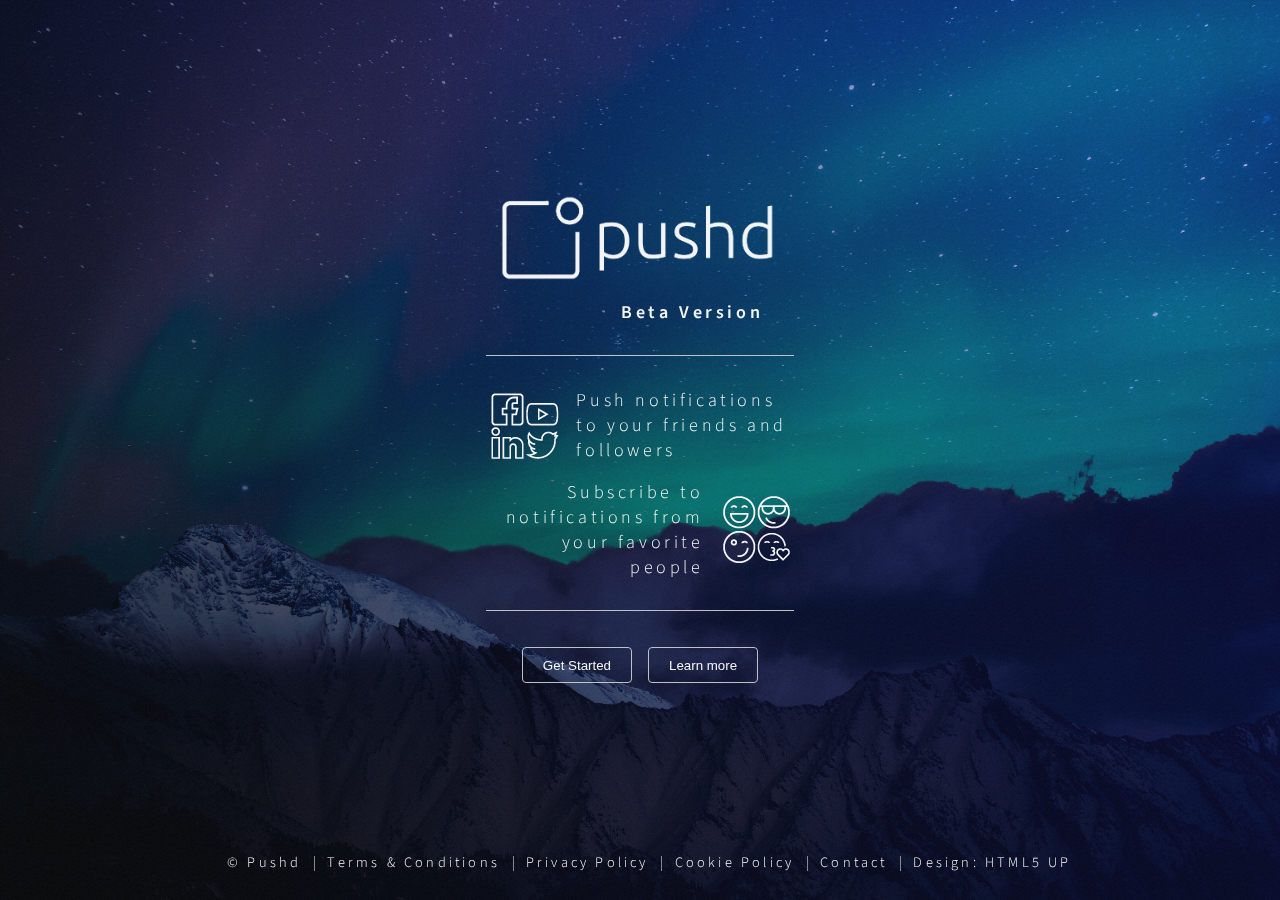
<file: index.html>
<!DOCTYPE HTML>
<!--
	Identity by HTML5 UP
	html5up.net | @ajlkn
	Free for personal and commercial use under the CCA 3.0 license (html5up.net/license)
-->
<html>
	<head>
        <!-- Global site tag (gtag.js) - Google Analytics -->
        <script async src="https://www.googletagmanager.com/gtag/js?id=UA-156020005-1"></script>
        <script>
          window.dataLayer = window.dataLayer || [];
          function gtag(){dataLayer.push(arguments);}
          gtag('js', new Date());

          gtag('config', 'UA-156020005-1');
        </script>

		<title>pushd</title>
		<meta charset="utf-8" />
		<meta name="viewport" content="width=device-width, initial-scale=1, user-scalable=no" />
		<link rel="stylesheet" href="assets/css/landing.css" />
        <link rel="icon" type="image/png" href="images/favicon.png" sizes="32x32">
		<noscript><link rel="stylesheet" href="assets/css/noscript.css" /></noscript>
        
        <style>
            p {
                font-family: "Source Sans Pro", Helvetica, sans-serif;
                font-weight: 300;
                letter-spacing: 0.2em;
                color: white;
                font-size: large;
            }
            footer, button {
                color: white!important;
            }
            button:hover {
                border-color: white!important;
                color: white!important;
            }
            a:hover {
                color: white!important;
            }
        </style>
        <!-- Facebook Pixel Code -->
        <script>
          !function(f,b,e,v,n,t,s)
          {if(f.fbq)return;n=f.fbq=function(){n.callMethod?
          n.callMethod.apply(n,arguments):n.queue.push(arguments)};
          if(!f._fbq)f._fbq=n;n.push=n;n.loaded=!0;n.version='2.0';
          n.queue=[];t=b.createElement(e);t.async=!0;
          t.src=v;s=b.getElementsByTagName(e)[0];
          s.parentNode.insertBefore(t,s)}(window, document,'script',
          'https://connect.facebook.net/en_US/fbevents.js');
          fbq('init', '1273450106174621');
          fbq('track', 'PageView');
        </script>
        <noscript><img height="1" width="1" style="display:none"
          src="https://www.facebook.com/tr?id=1273450106174621&ev=PageView&noscript=1"
        /></noscript>
        <!-- End Facebook Pixel Code -->
	</head>
	<body class="is-preload">

		<!-- Wrapper -->
			<div id="wrapper">

				<!-- Main -->
					<section id="main" style="background: transparent;  min-width: 40vh;">
						<header>
							<span><img src="images/pushd_white_no_caption_2.0.png" alt="" style="width: 100%;"/></span>
						</header>
                        <p style="text-align: right; padding-right: 10%; margin-bottom: 0px; font-weight: 600">Beta Version</p>
                        <hr style="margin-top: 10%; margin-bottom: 10%">
                        <div style="display: flex; text-align: left;">
                            <img src="images/landing_icons_media_white.png" alt="" style="min-width: 75px; max-width: 75px; min-height: 75px; max-height: 75px; margin-right: 5%; margin-top: auto; margin-bottom: auto;"/>
                            <p style="margin: auto;">Push notifications to your friends and followers</p>
                        </div>
                        <br>
                        <div style="display: flex; text-align: right;">
                            <p style="margin: auto;">Subscribe to notifications from your favorite people</p>
                            <img src="images/landing_icons_emoticons_white.png" alt="" style="min-width: 75px; max-width: 75px; min-height: 75px; max-height: 75px; margin-left: 5%; margin-top: auto; margin-bottom: auto;"/>
                        </div>
                        <hr style="margin-top: 10%; margin-bottom: 10%">
						<footer>
							<button onclick="window.location.href = '/login.html'" style="margin: 5px;">Get Started</button>
                            <!--<button onclick="" style="margin: 5px;">Trending</button>-->
                            <button onclick="window.location.href = '/learn.html'" style="margin: 5px;">Learn more</button>
						</footer>
					</section>

				<!-- Footer -->
					<footer id="footer">
						<ul class="copyright">
							<li>&copy; Pushd</li>
                            <li><a href="/terms.html" target="_blank">Terms &amp; Conditions</a></li>
                            <li><a href="/privacy.html" target="_blank">Privacy Policy</a></li>
                            <li><a href="/cookies.html" target="_blank">Cookie Policy</a></li>
                            <li><a href="/contact.html">Contact</a></li>
                            <li>Design: <a href="http://html5up.net" target="_blank">HTML5 UP</a></li>
						</ul>
					</footer>

			</div>

		<!-- Scripts -->
        <script
          src="https://code.jquery.com/jquery-3.4.1.min.js"
          integrity="sha256-CSXorXvZcTkaix6Yvo6HppcZGetbYMGWSFlBw8HfCJo="
          crossorigin="anonymous"></script>
        <script>
            if ('addEventListener' in window) {
                window.addEventListener('load', function() { document.body.className = document.body.className.replace(/\bis-preload\b/, ''); });
                document.body.className += (navigator.userAgent.match(/(MSIE|rv:11\.0)/) ? ' is-ie' : '');
            }
        </script>
        
        <!-- Cookie Consent by https://www.PrivacyPolicies.com -->
        <script type="text/javascript" src="//www.privacypolicies.com/public/cookie-consent/3.0.0/cookie-consent.js"></script>
        <script type="text/javascript">
        document.addEventListener('DOMContentLoaded', function () {
        cookieconsent.run({"notice_banner_type":"headline","consent_type":"express","palette":"dark","language":"en","website_name":"pushdapp","change_preferences_selector":"#changePreferences","cookies_policy_url":"https://pushdapp.com/cookies.html"});
        });
        </script>

        <!-- Firebase -->
        <script type="text/plain" cookie-consent="strictly-necessary" src="https://www.gstatic.com/firebasejs/7.5.0/firebase-app.js"></script>
        <script type="text/plain" cookie-consent="strictly-necessary" src="https://www.gstatic.com/firebasejs/7.5.0/firebase-auth.js"></script>
        <!-- end of Firebase-->

        <!-- WebPush -->
        <script type="text/plain" cookie-consent="strictly-necessary" src="assets/js/test.js"></script>
        <!-- end of WebPush-->

        <noscript><a href="https://www.PrivacyPolicies.com/cookie-consent/">Cookie Consent by Privacy Policies Generator</a></noscript>
        <!-- End Cookie Consent -->

	</body>
</html>
</file>
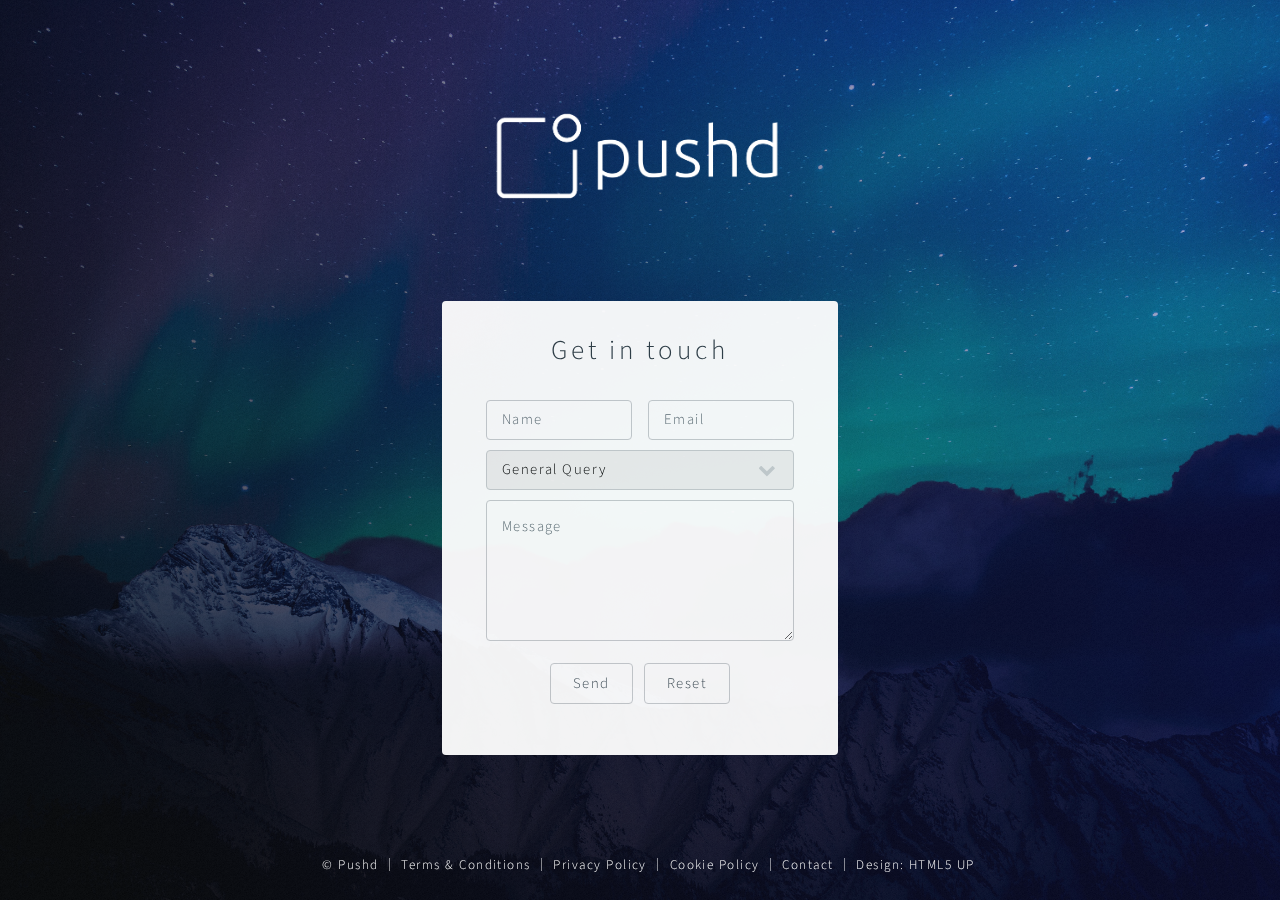
<file: contact.html>
<!DOCTYPE HTML>
<!--
	Identity by HTML5 UP
	html5up.net | @ajlkn
	Free for personal and commercial use under the CCA 3.0 license (html5up.net/license)
-->
<html>
	<head>
		<title>pushd</title>
		<meta charset="utf-8" />
		<meta name="viewport" content="width=device-width, initial-scale=1, user-scalable=no" />
		<link rel="stylesheet" href="assets/css/main.css" />
        <link rel="icon" type="image/png" href="images/favicon.png" sizes="32x32">
		<noscript><link rel="stylesheet" href="assets/css/noscript.css" /></noscript>
        
        <style>
            footer, button {
                color: white!important;
            }
            button:hover {
                border-color: white!important;
                color: white!important;
            }
            a:hover {
                color: white!important;
            }
        </style>
	</head>
	<body class="is-preload">

		<!-- Wrapper -->
			<div id="wrapper">
                <span><img src="images/pushd_white_no_caption_2.0.png" alt="" style="width: 25vw; cursor: pointer;" onclick="window.location.replace('index.html')"/></span>
                <section id="main" style="background: white; text-align: center;">
                    <h1>Get in touch</h1>
                    <br>
                    <form action="https://formspree.io/fraserkieran@hotmail.com" method="POST">
                        <div class="fields">
                            <div class="field half">
                                <input type="text" name="name" id="name" placeholder="Name" />
                            </div>
                            <div class="field half">
                                <input type="text" name="email" id="email" placeholder="Email" />
                            </div>
                            <div class="field">
                                <select name="category">
                                  <option value="general">General Query</option>
                                  <option value="gdpr">GDPR Query</option>
                                  <option value="feedback">Feedback</option>
                                  <option value="collaboration">Collaboration Opportunities</option>
                                  <option value="jobs">Job Opportunities</option>
                                </select>
                            </div>
                            <div class="field">
                                <textarea name="message" id="message" rows="4" placeholder="Message"></textarea>
                            </div>
                        </div>
                        <ul class="actions">
                            <li style="margin-left:auto;"><input type="submit" value="Send" class="primary" /></li>
                            <li style="margin-right:auto;"><input type="reset" value="Reset" /></li>
                        </ul>
                    </form>
                </section>
                <footer id="footer">
                    <ul class="copyright">
                        <li>&copy; Pushd</li>
                        <li><a href="/terms.html" target="_blank">Terms &amp; Conditions</a></li>
                        <li><a href="/privacy.html" target="_blank">Privacy Policy</a></li>
                        <li><a href="/cookies.html" target="_blank">Cookie Policy</a></li>
                        <li><a href="/contact.html">Contact</a></li>
                        <li>Design: <a href="http://html5up.net" target="_blank">HTML5 UP</a></li>
                    </ul>
                </footer>
            </div>

		<!-- Scripts -->
        <script
          src="https://code.jquery.com/jquery-3.4.1.min.js"
          integrity="sha256-CSXorXvZcTkaix6Yvo6HppcZGetbYMGWSFlBw8HfCJo="
          crossorigin="anonymous"></script>
        <script>
            if ('addEventListener' in window) {
                window.addEventListener('load', function() { document.body.className = document.body.className.replace(/\bis-preload\b/, ''); });
                document.body.className += (navigator.userAgent.match(/(MSIE|rv:11\.0)/) ? ' is-ie' : '');
            }
        </script>

	</body>
</html>
</file>
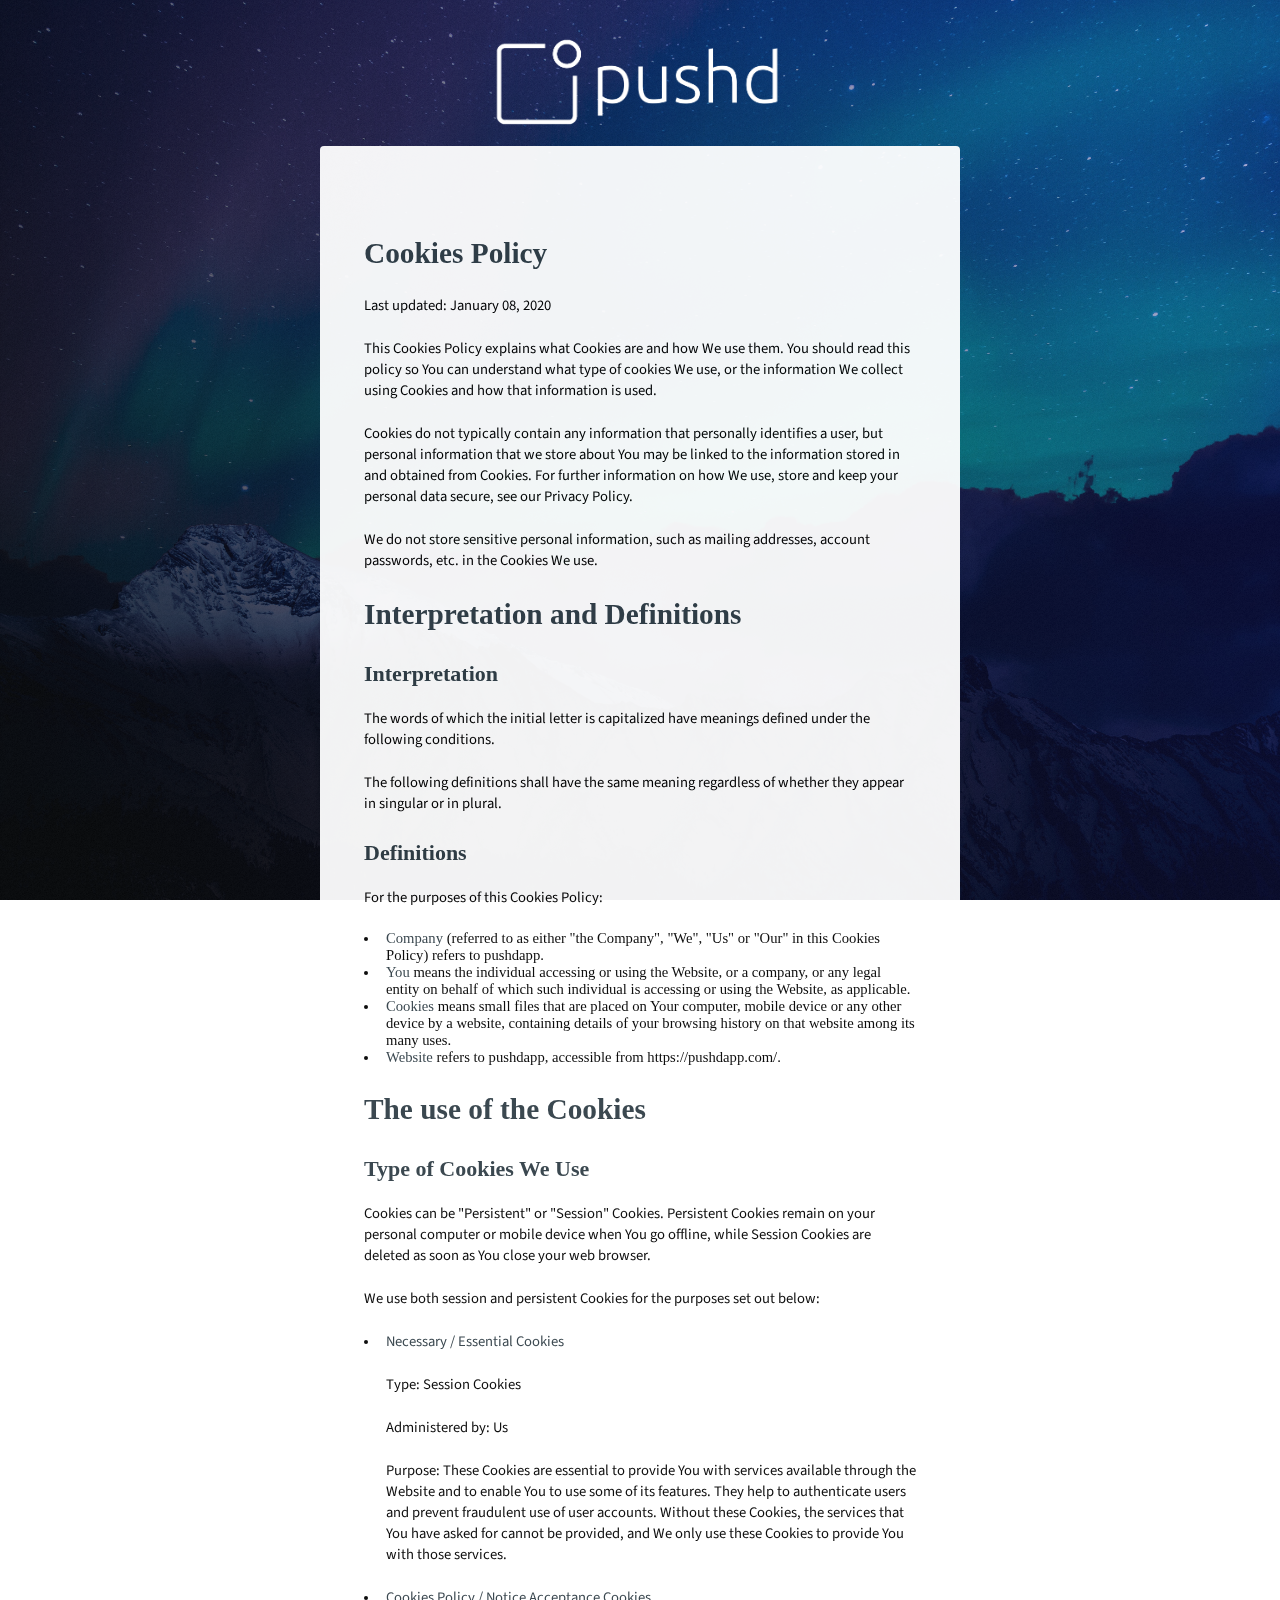
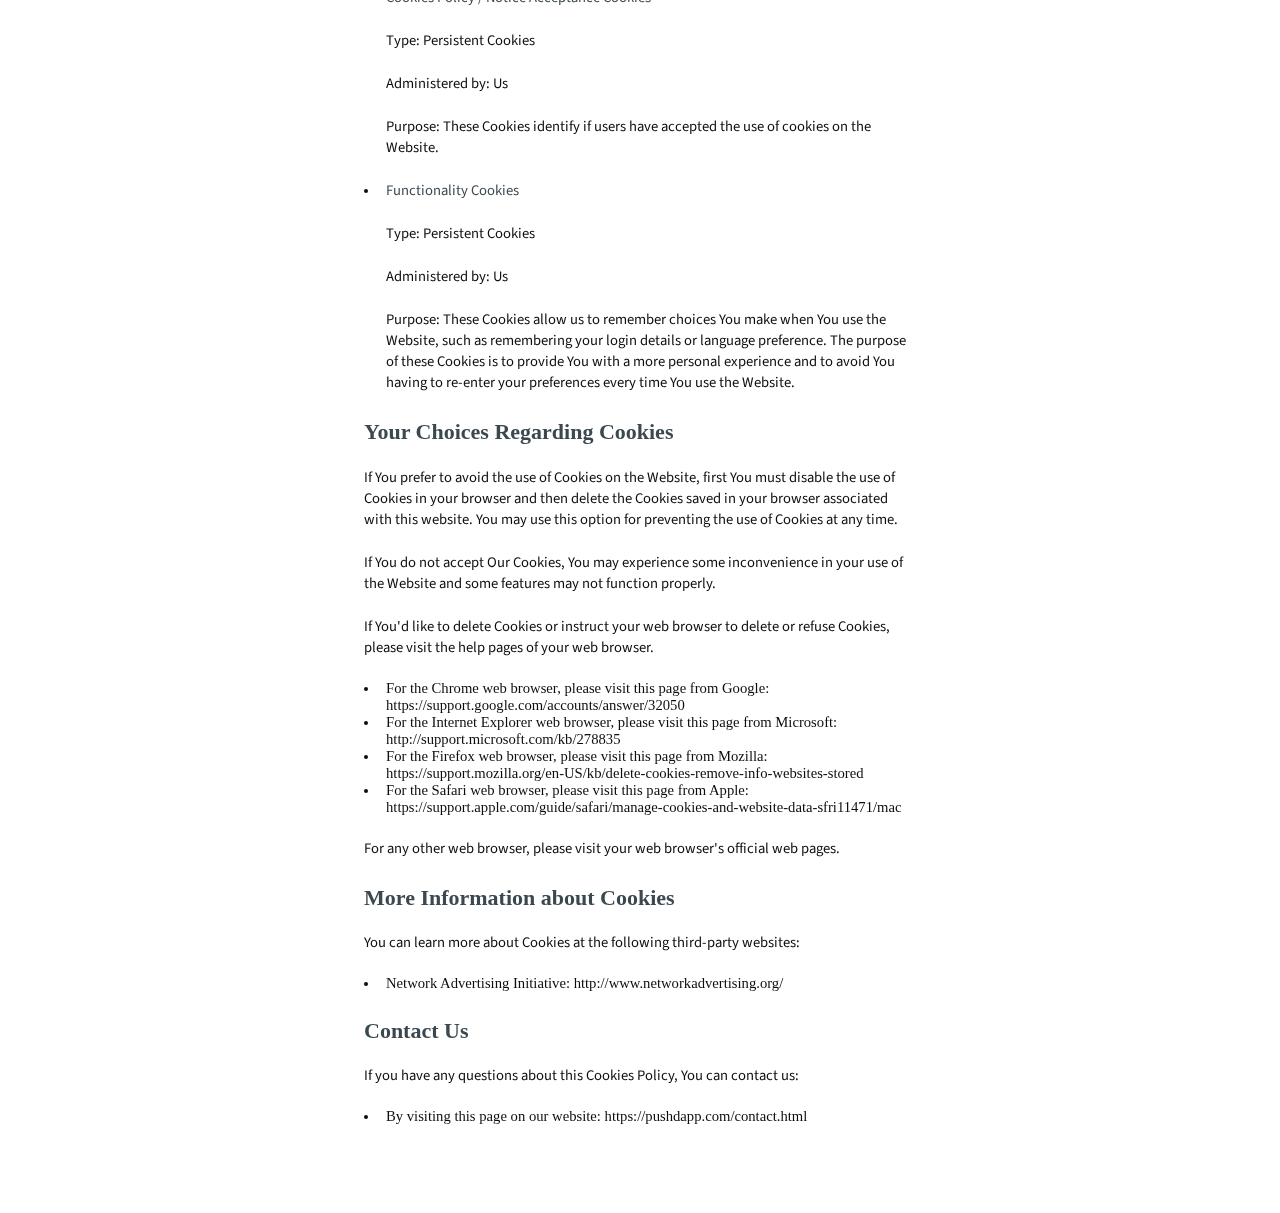
<file: cookies.html>
<!DOCTYPE HTML>
<!--
	Identity by HTML5 UP
	html5up.net | @ajlkn
	Free for personal and commercial use under the CCA 3.0 license (html5up.net/license)
-->
<html>
	<head>
		<title>pushd</title>
		<meta charset="utf-8" />
		<meta name="viewport" content="width=device-width, initial-scale=1, user-scalable=no" />
		<link rel="stylesheet" href="assets/css/landing.css" />
        <link rel="icon" type="image/png" href="images/favicon.png" sizes="32x32">
		<noscript><link rel="stylesheet" href="assets/css/noscript.css" /></noscript>
        
        <style>
            p {
                font-family: "Source Sans Pro", Helvetica, sans-serif;
                font-weight: normal;
                letter-spacing: 0;
                color: black;
            }
            h1 {
              display: block;
              font-size: 2em;
              margin-top: 0.67em;
              margin-bottom: 0.67em;
              margin-left: 0;
              margin-right: 0;
              font-weight: bold;
            }
            h2 {
              display: block;
              font-size: 1.5em;
              margin-top: 0.83em;
              margin-bottom: 0.83em;
              margin-left: 0;
              margin-right: 0;
              font-weight: bold;
            }
            footer, button {
                color: white!important;
            }
            button:hover {
                border-color: white!important;
                color: white!important;
            }
            a:hover {
                color: white!important;
            }
        </style>
	</head>
	<body class="is-preload">

		<!-- Wrapper -->
			<div id="wrapper">
                <span><img src="images/pushd_white_no_caption_2.0.png" alt="" style="width: 25vw; cursor: pointer;" onclick="window.location.replace('index.html')"/></span>
                <section id="main" style="background: white;  min-width: 50vw; text-align: left;">
                    <h1>Cookies Policy</h1>

                    <p>Last updated: January 08, 2020</p>

                    <p>This Cookies Policy explains what Cookies are and how We use them. You should read this policy so You can understand what type of cookies We use, or the information We collect using Cookies and how that information is used.</p>

                    <p>Cookies do not typically contain any information that personally identifies a user, but personal information that we store about You may be linked to the information stored in and obtained from Cookies. For further information on how We use, store and keep your personal data secure, see our Privacy Policy.</p>

                    <p>We do not store sensitive personal information, such as mailing addresses, account passwords, etc. in the Cookies We use.</p>

                    <h1>Interpretation and Definitions</h1>
                    <h2>Interpretation</h2>
                    <p>The words of which the initial letter is capitalized have meanings defined under the following conditions.</p>
                    <p>The following definitions shall have the same meaning regardless of whether they appear in singular or in plural.</p>

                    <h2>Definitions</h2>
                    <p>For the purposes of this Cookies Policy:</p>

                    <ul>
                        <li><strong>Company</strong> (referred to as either "the Company", "We", "Us" or "Our" in this Cookies Policy) refers to pushdapp.</li>
                        <li><strong>You</strong> means the individual accessing or using the Website, or a company, or any legal entity on behalf of which such individual is accessing or using the Website, as applicable.</li>
                        <li><strong>Cookies</strong> means small files that are placed on Your computer, mobile device or any other device by a website, containing details of your browsing history on that website among its many uses.</li>
                        <li><strong>Website</strong> refers to pushdapp, accessible from https://pushdapp.com/.</li>
                    </ul>

                    <h1>The use of the Cookies</h1>
                    <h2>Type of Cookies We Use</h2>
                    <p>Cookies can be "Persistent" or "Session" Cookies. Persistent Cookies remain on your personal computer or mobile device when You go offline, while Session Cookies are deleted as soon as You close your web browser.</p>
                    <p>We use both session and persistent Cookies for the purposes set out below:</p>

                    <ul>
                        <li>
                            <p><strong>Necessary / Essential Cookies</strong>
                            <p>Type: Session Cookies</p>
                            <p>Administered by: Us</p>
                            <p>Purpose: These Cookies are essential to provide You with services available through the Website and to enable You to use some of its features. They help to authenticate users and prevent fraudulent use of user accounts. Without these Cookies, the services that You have asked for cannot be provided, and We only use these Cookies to provide You with those services.</p>
                        </li>
                            <li>
                            <p><strong>Cookies Policy / Notice Acceptance Cookies</strong></p>
                            <p>Type: Persistent Cookies</p>
                            <p>Administered by: Us</p>
                            <p>Purpose: These Cookies identify if users have accepted the use of cookies on the Website.</p>
                        </li>
                            <li>
                            <p><strong>Functionality Cookies</strong></p>
                            <p>Type: Persistent Cookies</p>
                            <p>Administered by: Us</p>
                            <p>Purpose: These Cookies allow us to remember choices You make when You use the Website, such as remembering your login details or language preference. The purpose of these Cookies is to provide You with a more personal experience and to avoid You having to re-enter your preferences every time You use the Website.</p>
                        </li>
                                </ul>

                    <h2>Your Choices Regarding Cookies</h2>
                    <p>If You prefer to avoid the use of Cookies on the Website, first You must disable the use of Cookies in your browser and then delete the Cookies saved in your browser associated with this website. You may use this option for preventing the use of Cookies at any time.</p>
                    <p>If You do not accept Our Cookies, You may experience some inconvenience in your use of the Website and some features may not function properly.</p>
                    <p>If You'd like to delete Cookies or instruct your web browser to delete or refuse Cookies, please visit the help pages of your web browser.</p>

                    <ul>
                        <li>For the Chrome web browser, please visit this page from Google: https://support.google.com/accounts/answer/32050</li>
                        <li>For the Internet Explorer web browser, please visit this page from Microsoft: http://support.microsoft.com/kb/278835</li>
                        <li>For the Firefox web browser, please visit this page from Mozilla: https://support.mozilla.org/en-US/kb/delete-cookies-remove-info-websites-stored</li>
                        <li>For the Safari web browser, please visit this page from Apple: https://support.apple.com/guide/safari/manage-cookies-and-website-data-sfri11471/mac</li>
                    </ul>

                    <p>For any other web browser, please visit your web browser's official web pages.</p>

                    <h2>More Information about Cookies</h2>
                    <p>You can learn more about Cookies at the following third-party websites:</p>

                    <ul>
                        <li>Network Advertising Initiative: http://www.networkadvertising.org/</li>
                    </ul>

                    <h2>Contact Us</h2>
                    <p>If you have any questions about this Cookies Policy, You can contact us:</p>

                    <ul>
                      <li>By visiting this page on our website: https://pushdapp.com/contact.html</li>
                    </ul>
                </section>
            </div>

		<!-- Scripts -->
        <script
          src="https://code.jquery.com/jquery-3.4.1.min.js"
          integrity="sha256-CSXorXvZcTkaix6Yvo6HppcZGetbYMGWSFlBw8HfCJo="
          crossorigin="anonymous"></script>
        <script>
            if ('addEventListener' in window) {
                window.addEventListener('load', function() { document.body.className = document.body.className.replace(/\bis-preload\b/, ''); });
                document.body.className += (navigator.userAgent.match(/(MSIE|rv:11\.0)/) ? ' is-ie' : '');
            }
        </script>

	</body>
</html>
</file>
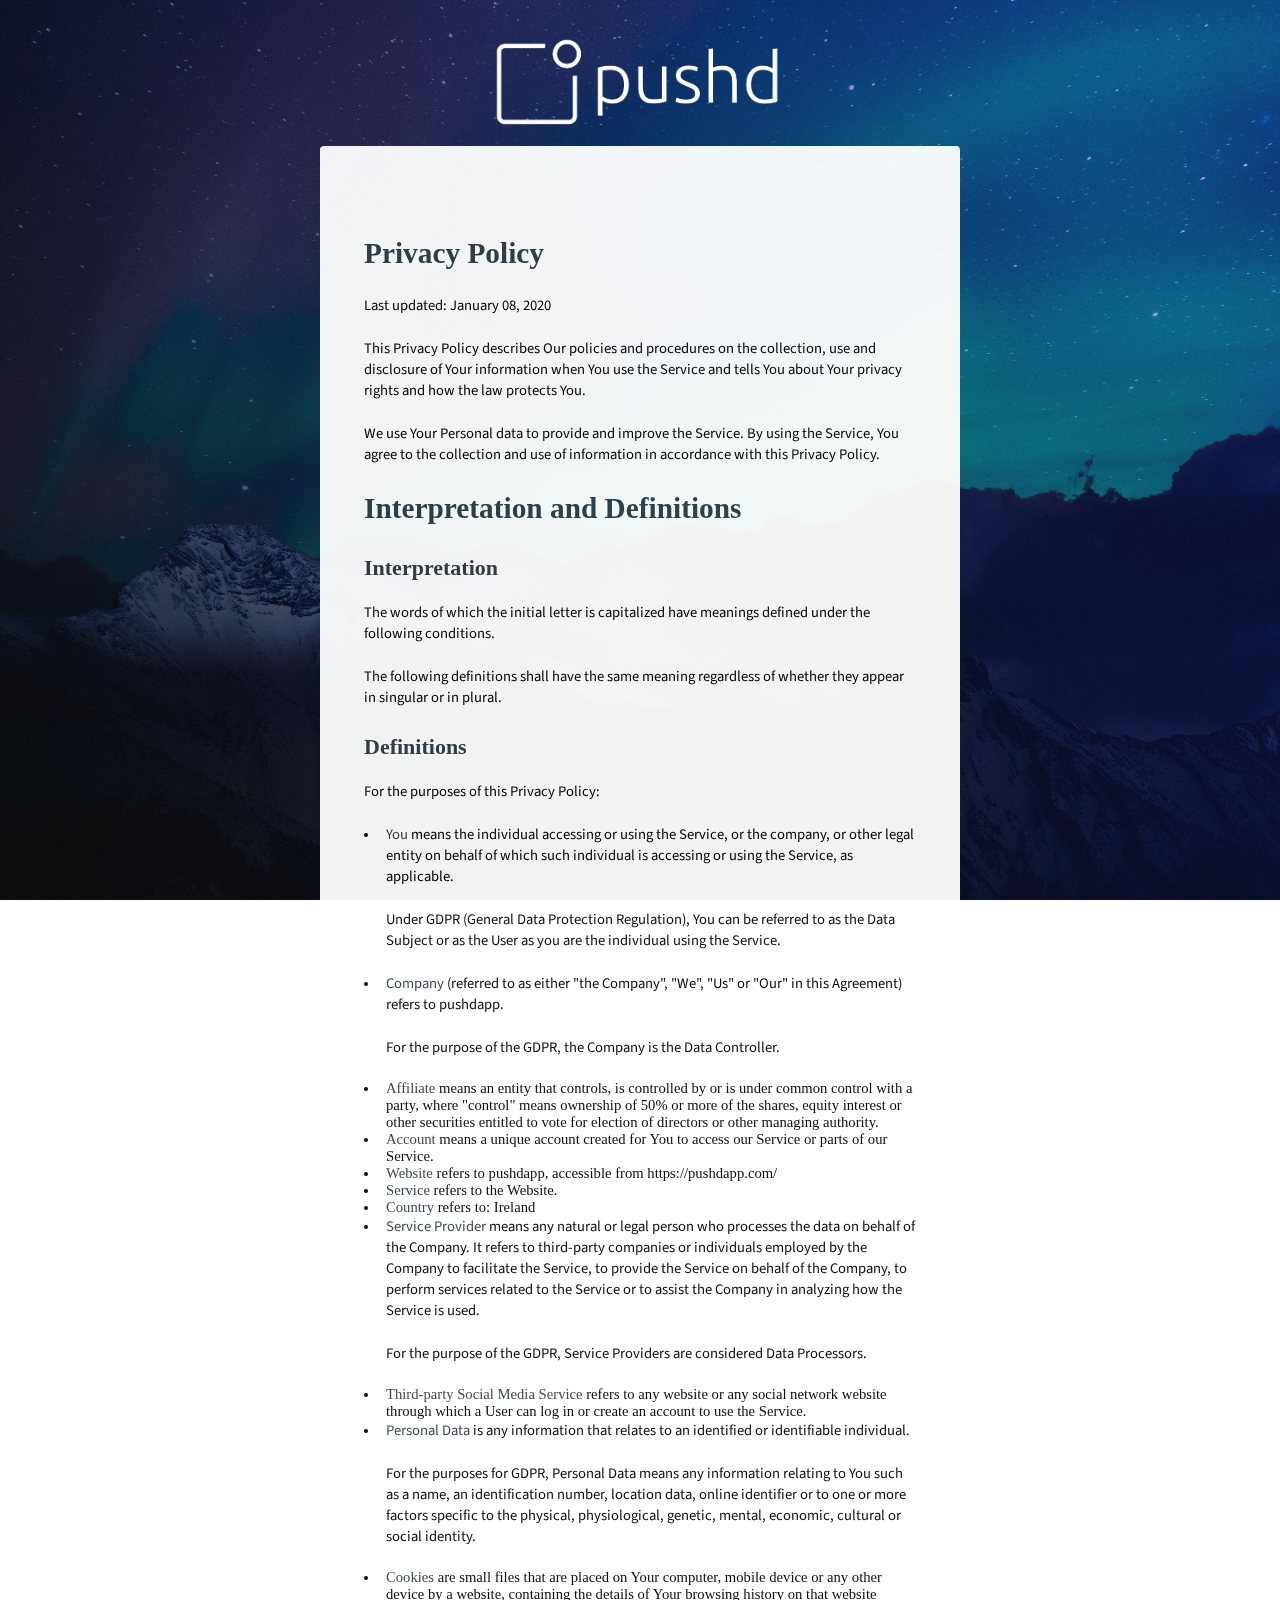
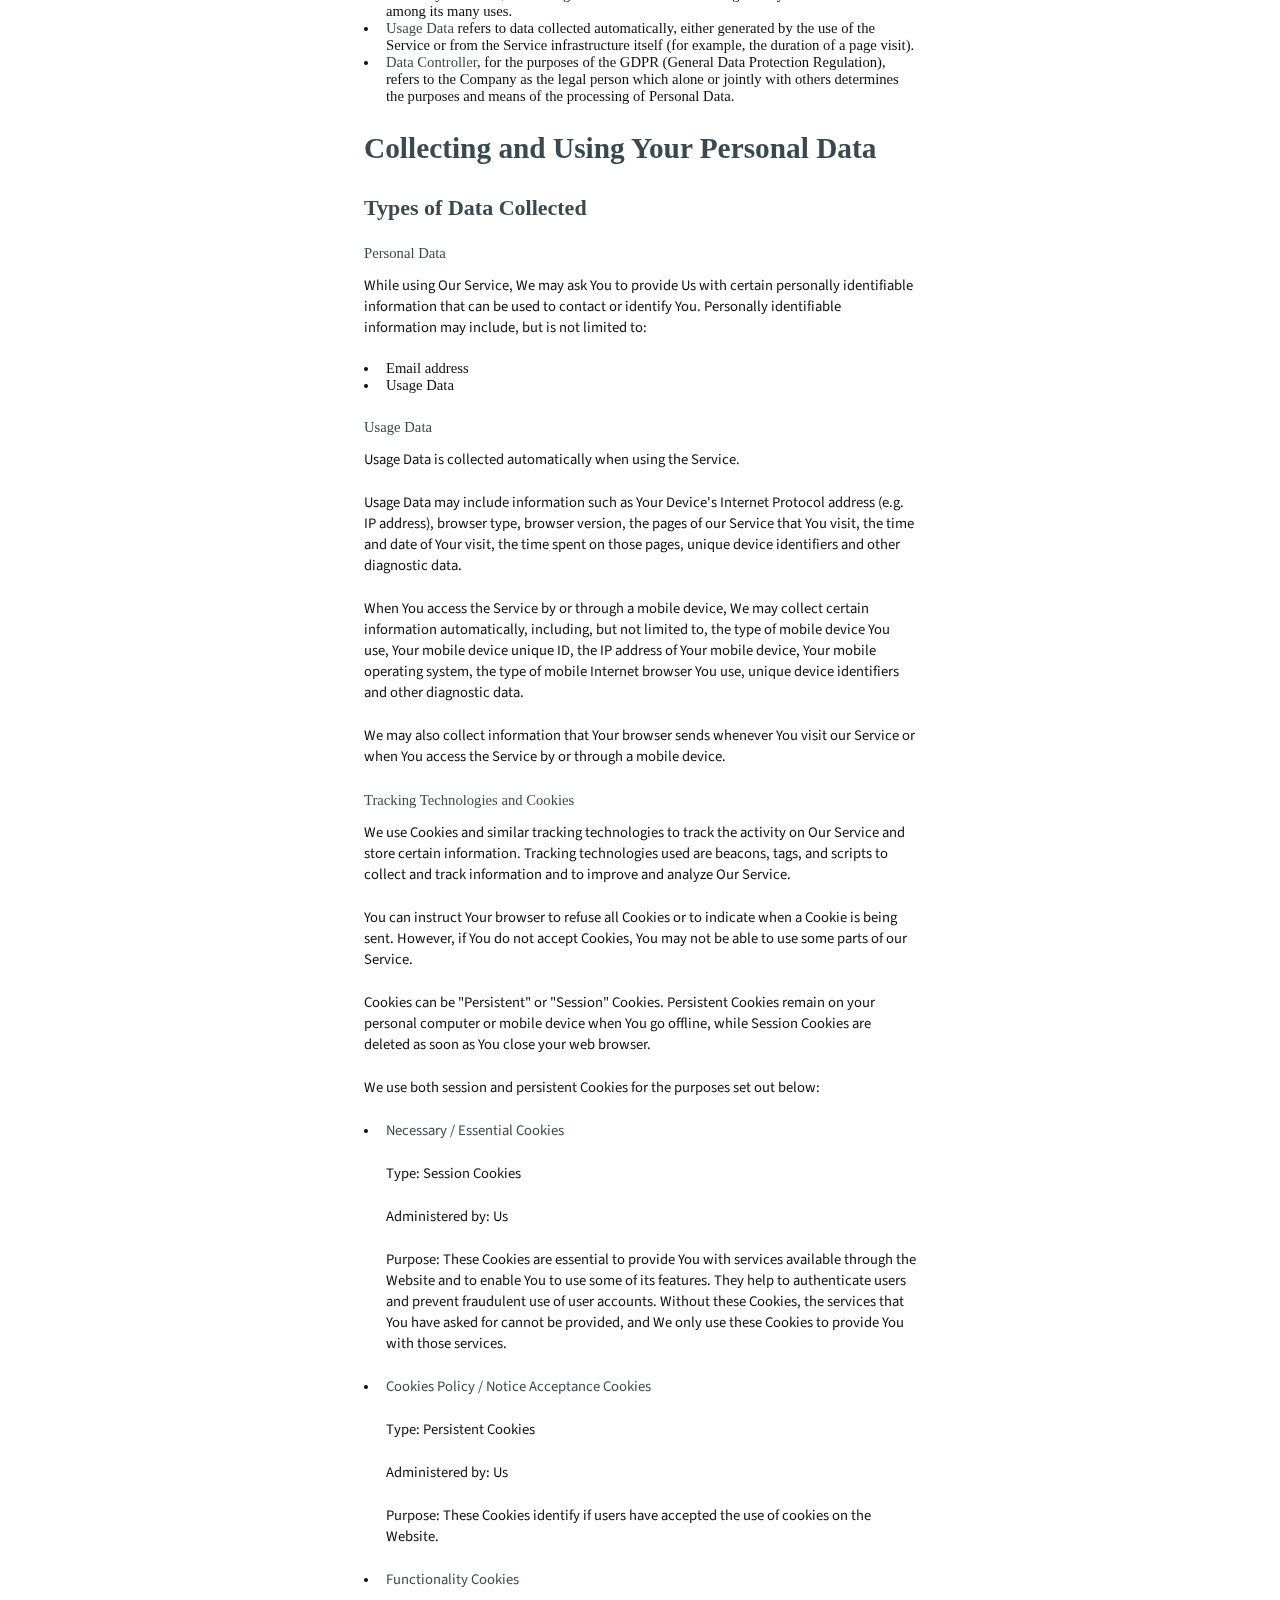
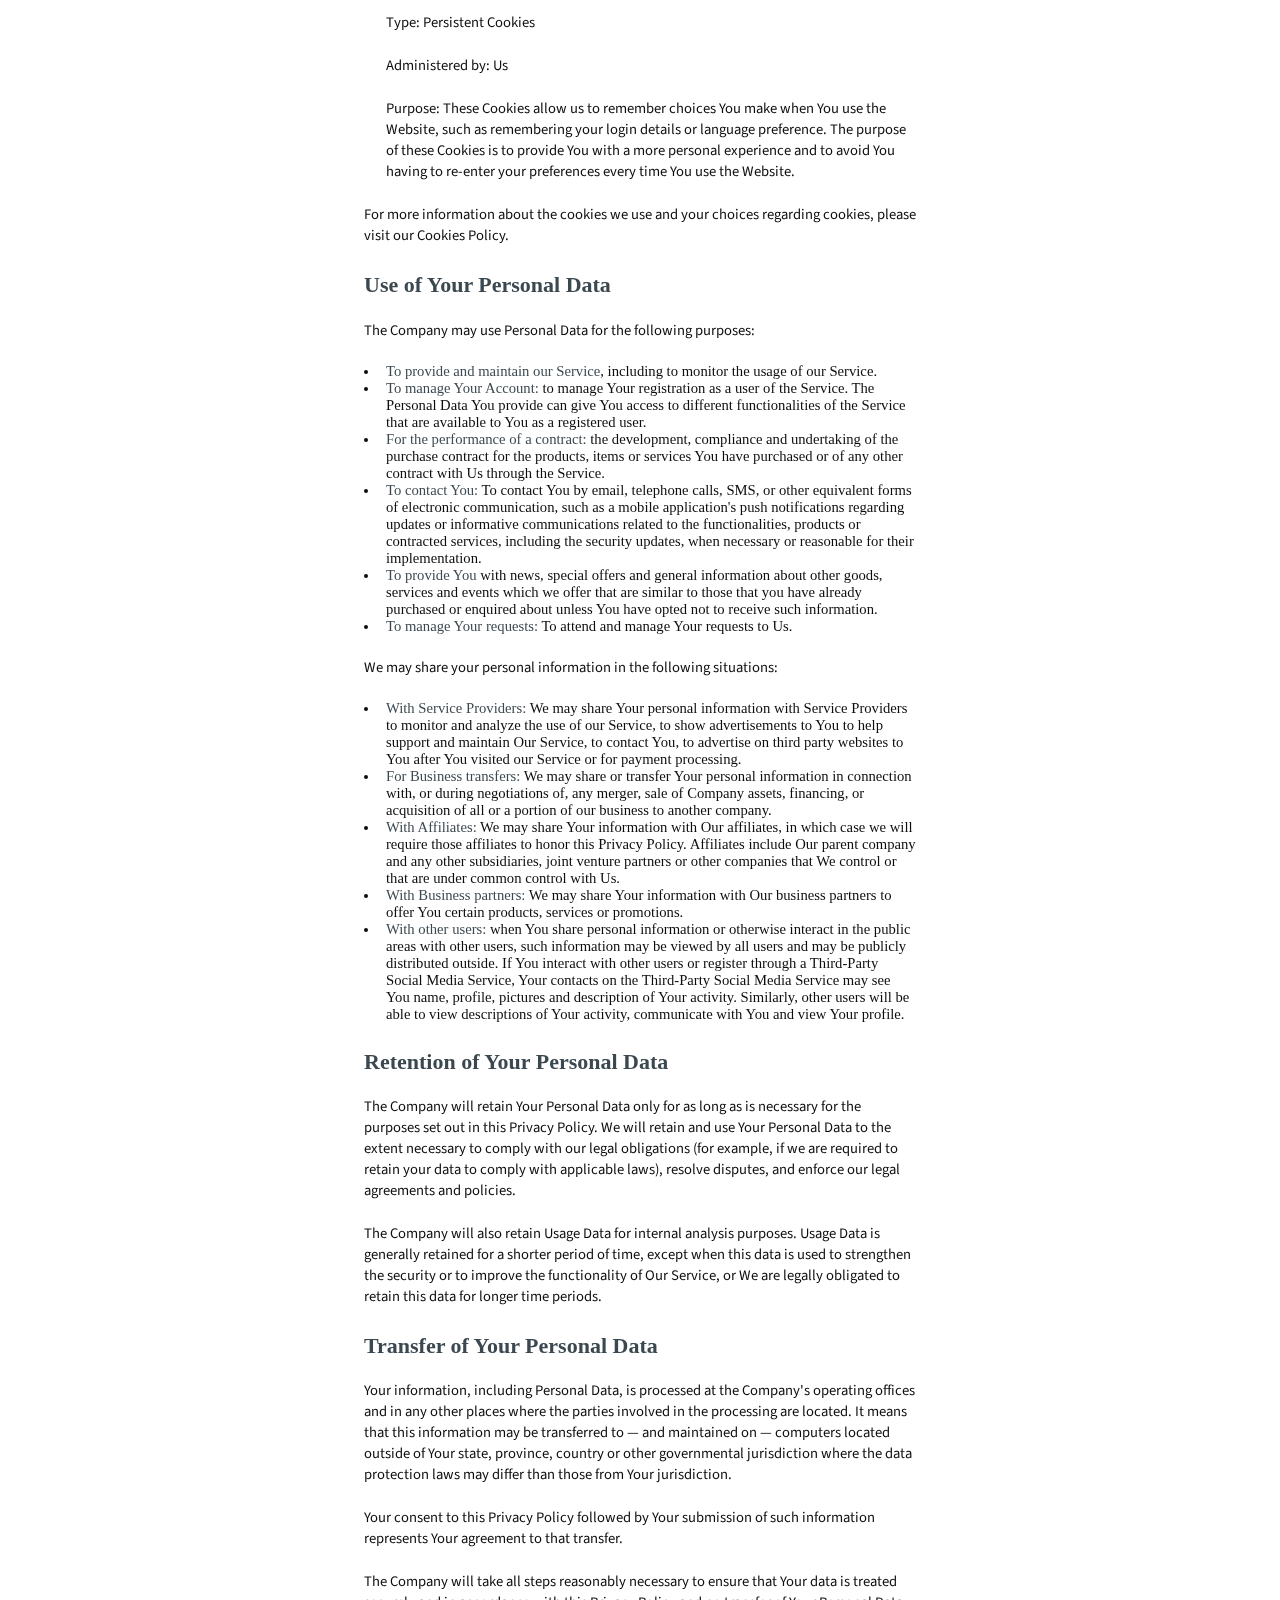
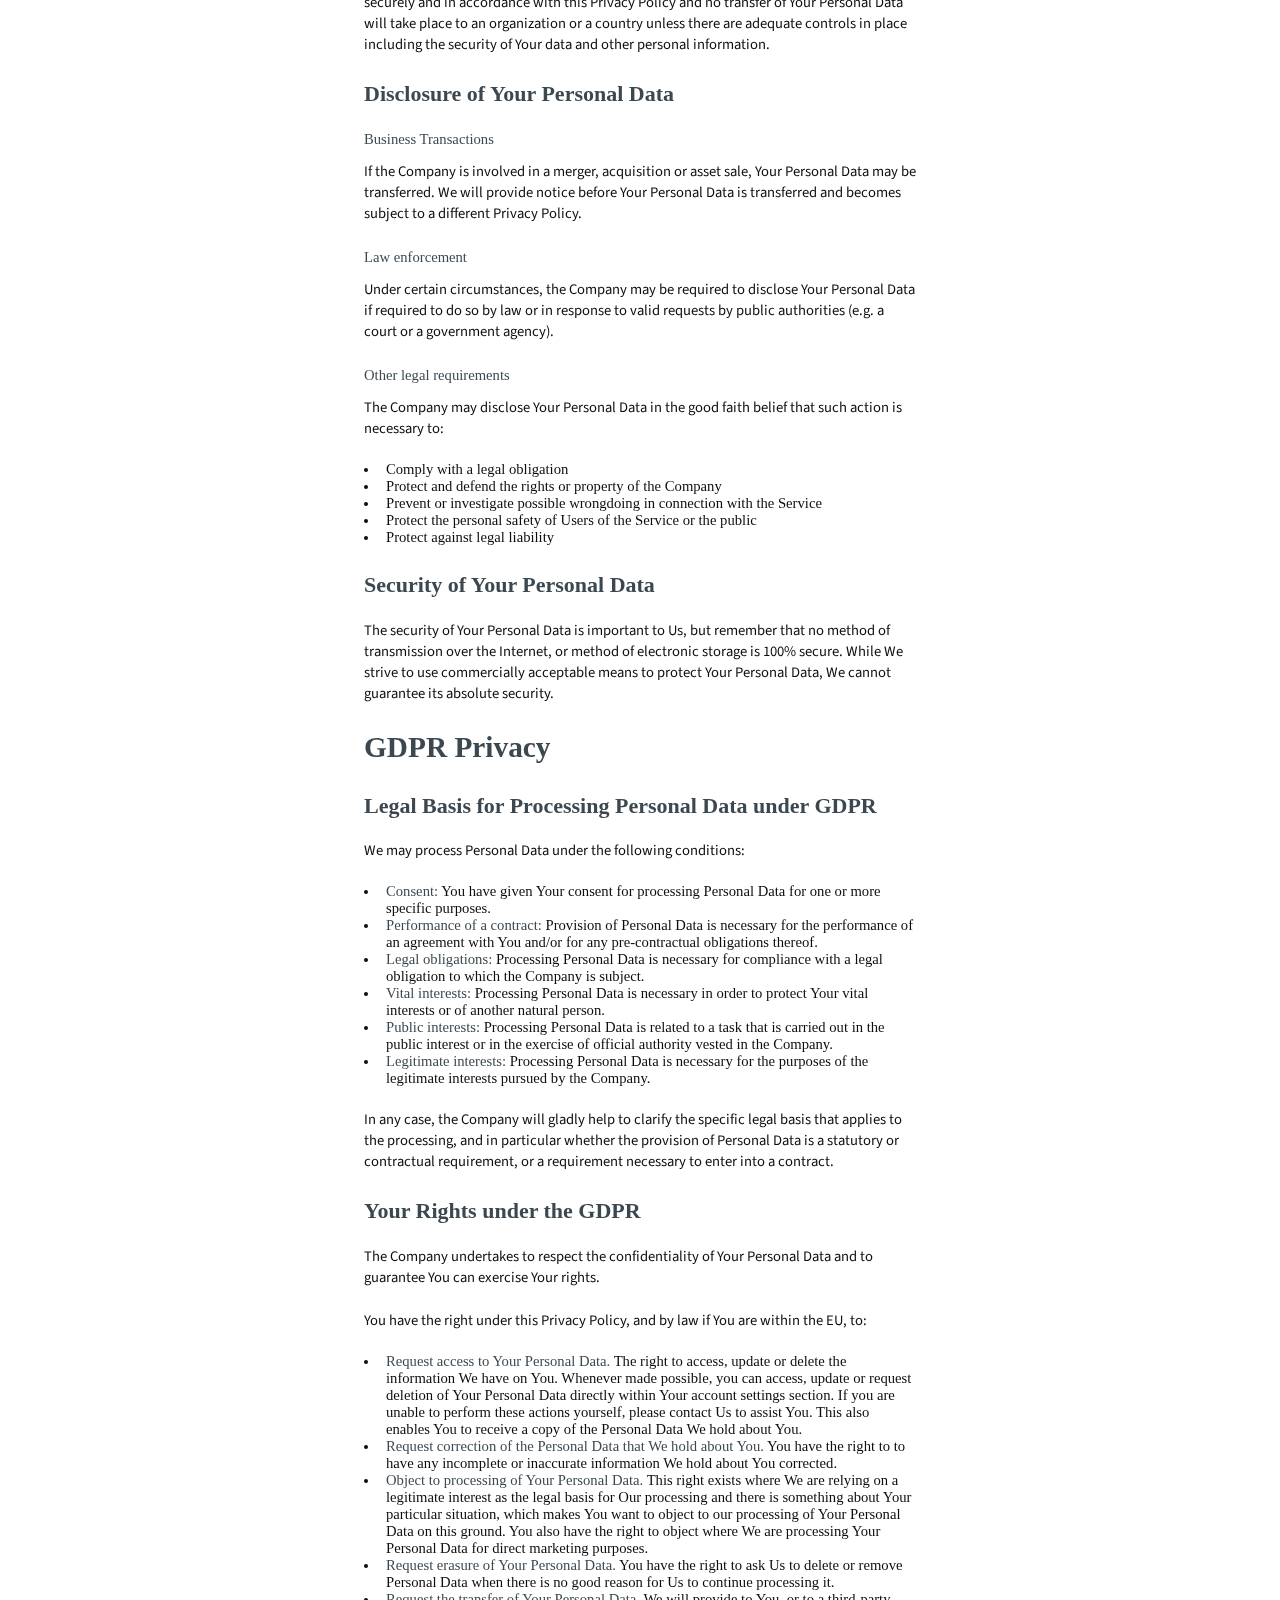
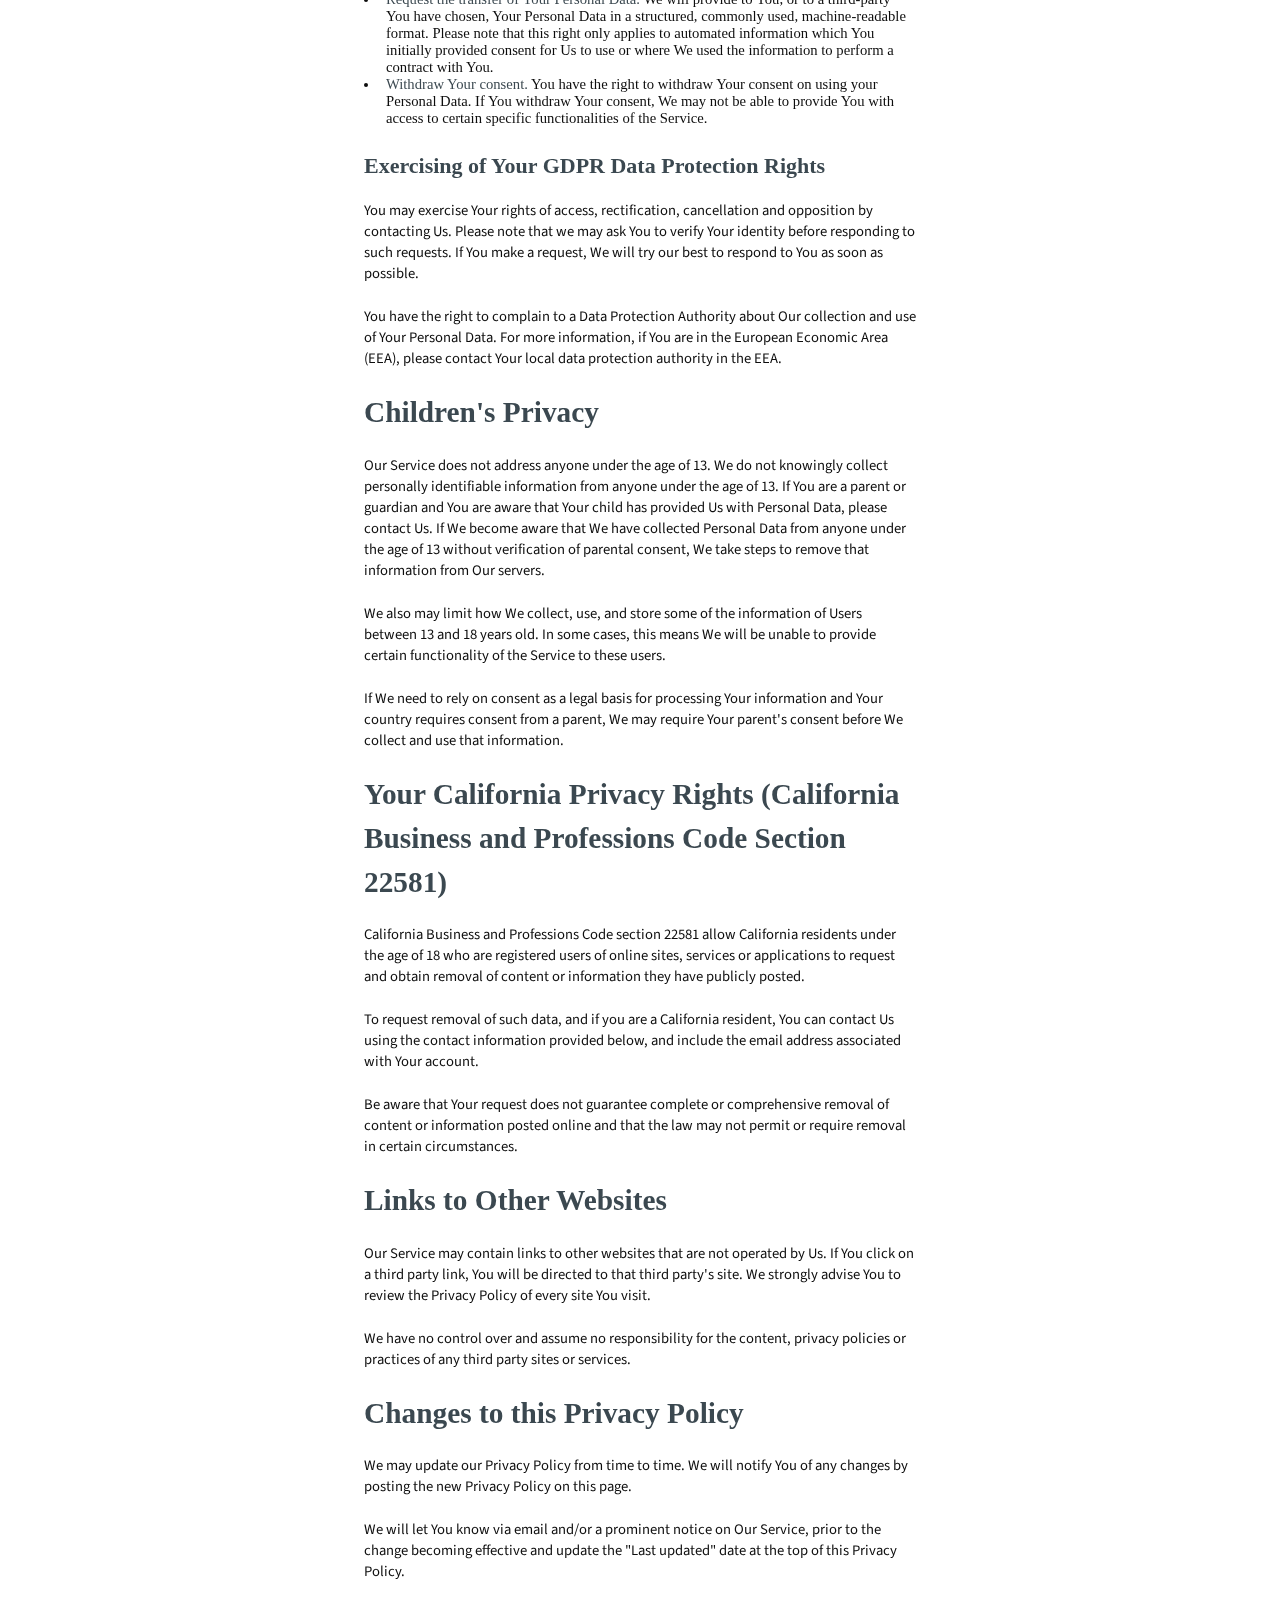
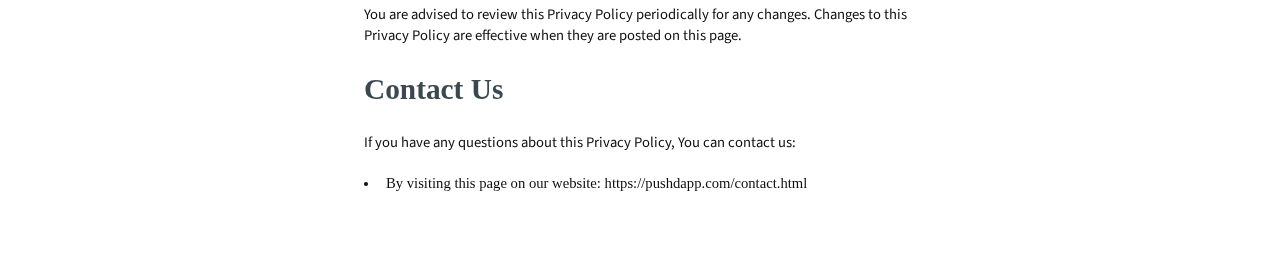
<file: privacy.html>
<!DOCTYPE HTML>
<!--
	Identity by HTML5 UP
	html5up.net | @ajlkn
	Free for personal and commercial use under the CCA 3.0 license (html5up.net/license)
-->
<html>
	<head>
		<title>pushd</title>
		<meta charset="utf-8" />
		<meta name="viewport" content="width=device-width, initial-scale=1, user-scalable=no" />
		<link rel="stylesheet" href="assets/css/landing.css" />
        <link rel="icon" type="image/png" href="images/favicon.png" sizes="32x32">
		<noscript><link rel="stylesheet" href="assets/css/noscript.css" /></noscript>
        
        <style>
            p {
                font-family: "Source Sans Pro", Helvetica, sans-serif;
                font-weight: normal;
                letter-spacing: 0;
                color: black;
            }
            h1 {
              display: block;
              font-size: 2em;
              margin-top: 0.67em;
              margin-bottom: 0.67em;
              margin-left: 0;
              margin-right: 0;
              font-weight: bold;
            }
            h2 {
              display: block;
              font-size: 1.5em;
              margin-top: 0.83em;
              margin-bottom: 0.83em;
              margin-left: 0;
              margin-right: 0;
              font-weight: bold;
            }
            footer, button {
                color: white!important;
            }
            button:hover {
                border-color: white!important;
                color: white!important;
            }
            a:hover {
                color: white!important;
            }
        </style>
	</head>
	<body class="is-preload">

		<!-- Wrapper -->
			<div id="wrapper">
                <span><img src="images/pushd_white_no_caption_2.0.png" alt="" style="width: 25vw; cursor: pointer;" onclick="window.location.replace('index.html')"/></span>
                <section id="main" style="background: white;  min-width: 50vw; text-align: left;">
                    
                    <h1>Privacy Policy</h1>

                    <p>Last updated: January 08, 2020</p>

                    <p>This Privacy Policy describes Our policies and procedures on the collection, use and disclosure of Your information when You use the Service and tells You about Your privacy rights and how the law protects You.</p>

                    <p>We use Your Personal data to provide and improve the Service. By using the Service, You agree to the collection and use of information in accordance with this Privacy Policy.</p>

                    <h1>Interpretation and Definitions</h1>
                    <h2>Interpretation</h2>
                    <p>The words of which the initial letter is capitalized have meanings defined under the following conditions.</p>
                    <p>The following definitions shall have the same meaning regardless of whether they appear in singular or in plural.</p>

                    <h2>Definitions</h2>
                    <p>For the purposes of this Privacy Policy:</p>
                    <ul>
                        <li>
                            <p><strong>You</strong> means the individual accessing or using the Service, or the company, or other legal entity on behalf of which such individual is accessing or using the Service, as applicable.</p>
                            <p>Under GDPR (General Data Protection Regulation), You can be referred to as the Data Subject or as the User as you are the individual using the Service.</p>    </li>
                        <li>
                            <p><strong>Company</strong> (referred to as either "the Company", "We", "Us" or "Our" in this Agreement) refers to pushdapp.</p>
                            <p>For the purpose of the GDPR, the Company is the Data Controller.</p>    </li>
                            <li><strong>Affiliate</strong> means an entity that controls, is controlled by or is under common control with a party, where "control" means ownership of 50% or more of the shares, equity interest or other securities entitled to vote for election of directors or other managing authority.</li>
                        <li><strong>Account</strong> means a unique account created for You to access our Service or parts of our Service.</li>
                        <li><strong>Website</strong> refers to pushdapp, accessible from https://pushdapp.com/</li>        <li><strong>Service</strong> refers to the Website.</li>
                            <li><strong>Country</strong> refers to: Ireland</li>
                        <li>
                            <p><strong>Service Provider</strong> means any natural or legal person who processes the data on behalf of the Company. It refers to third-party companies or individuals employed by the Company to facilitate the Service, to provide the Service on behalf of the Company, to perform services related to the Service or to assist the Company in analyzing how the Service is used.</p>
                            <p>For the purpose of the GDPR, Service Providers are considered Data Processors.</p>    </li>
                        <li><strong>Third-party Social Media Service</strong> refers to any website or any social network website through which a User can log in or create an account to use the Service.</li>
                            <li>
                            <p><strong>Personal Data</strong> is any information that relates to an identified or identifiable individual.</p>
                            <p>For the purposes for GDPR, Personal Data means any information relating to You such as a name, an identification number, location data, online identifier or to one or more factors specific to the physical, physiological, genetic, mental, economic, cultural or social identity.</p>            </li>
                        <li><strong>Cookies</strong> are small files that are placed on Your computer, mobile device or any other device by a website, containing the details of Your browsing history on that website among its many uses.</li>        <li><strong>Usage Data</strong> refers to data collected automatically, either generated by the use of the Service or from the Service infrastructure itself (for example, the duration of a page visit).</li>
                        <li><strong>Data Controller</strong>, for the purposes of the GDPR (General Data Protection Regulation), refers to the Company as the legal person which alone or jointly with others determines the purposes and means of the processing of Personal Data.</li>        </ul>

                    <h1>Collecting and Using Your Personal Data</h1>
                    <h2>Types of Data Collected</h2>

                    <h3>Personal Data</h3>
                    <p>While using Our Service, We may ask You to provide Us with certain personally identifiable information that can be used to contact or identify You. Personally identifiable information may include, but is not limited to:</p>
                    <ul>
                        <li>Email address</li>                    <li>Usage Data</li>
                    </ul>


                    <h3>Usage Data</h3>
                    <p>Usage Data is collected automatically when using the Service.</p>
                    <p>Usage Data may include information such as Your Device's Internet Protocol address (e.g. IP address), browser type, browser version, the pages of our Service that You visit, the time and date of Your visit, the time spent on those pages, unique device identifiers and other diagnostic data.</p>
                    <p>When You access the Service by or through a mobile device, We may collect certain information automatically, including, but not limited to, the type of mobile device You use, Your mobile device unique ID, the IP address of Your mobile device, Your mobile operating system, the type of mobile Internet browser You use, unique device identifiers and other diagnostic data.</p>
                    <p>We may also collect information that Your browser sends whenever You visit our Service or when You access the Service by or through a mobile device.</p>



                    <h3>Tracking Technologies and Cookies</h3>
                    <p>We use Cookies and similar tracking technologies to track the activity on Our Service and store certain information. Tracking technologies used are beacons, tags, and scripts to collect and track information and to improve and analyze Our Service.</p>
                    <p>You can instruct Your browser to refuse all Cookies or to indicate when a Cookie is being sent. However, if You do not accept Cookies, You may not be able to use some parts of our Service.</p>
                    <p>Cookies can be "Persistent" or "Session" Cookies. Persistent Cookies remain on your personal computer or mobile device when You go offline, while Session Cookies are deleted as soon as You close your web browser.</p>
                    <p>We use both session and persistent Cookies for the purposes set out below:</p>
                    <ul>
                        <li>
                            <p><strong>Necessary / Essential Cookies</strong>
                            <p>Type: Session Cookies</p>
                            <p>Administered by: Us</p>
                            <p>Purpose: These Cookies are essential to provide You with services available through the Website and to enable You to use some of its features. They help to authenticate users and prevent fraudulent use of user accounts. Without these Cookies, the services that You have asked for cannot be provided, and We only use these Cookies to provide You with those services.</p>
                        </li>
                          <li>
                              <p><strong>Cookies Policy / Notice Acceptance Cookies</strong></p>
                              <p>Type: Persistent Cookies</p>
                              <p>Administered by: Us</p>
                              <p>Purpose: These Cookies identify if users have accepted the use of cookies on the Website.</p>
                          </li>
                        <li>
                            <p><strong>Functionality Cookies</strong></p>
                            <p>Type: Persistent Cookies</p>
                            <p>Administered by: Us</p>
                            <p>Purpose: These Cookies allow us to remember choices You make when You use the Website, such as remembering your login details or language preference. The purpose of these Cookies is to provide You with a more personal experience and to avoid You having to re-enter your preferences every time You use the Website.</p>
                        </li>
                        </ul>
                    <p>For more information about the cookies we use and your choices regarding cookies, please visit our Cookies Policy.</p>

                    <h2>Use of Your Personal Data</h2>
                    <p>The Company may use Personal Data for the following purposes:</p>
                    <ul>
                        <li><strong>To provide and maintain our Service</strong>, including to monitor the usage of our Service.</li>
                        <li><strong>To manage Your Account:</strong> to manage Your registration as a user of the Service. The Personal Data You provide can give You access to different functionalities of the Service that are available to You as a registered user.</li>
                        <li><strong>For the performance of a contract:</strong> the development, compliance and undertaking of the purchase contract for the products, items or services You have purchased or of any other contract with Us through the Service.</li>
                        <li><strong>To contact You:</strong> To contact You by email, telephone calls, SMS, or other equivalent forms of electronic communication, such as a mobile application's push notifications regarding updates or informative communications related to the functionalities, products or contracted services, including the security updates, when necessary or reasonable for their implementation.</li>
                        <li><strong>To provide You</strong> with news, special offers and general information about other goods, services and events which we offer that are similar to those that you have already purchased or enquired about unless You have opted not to receive such information.</li>
                        <li><strong>To manage Your requests:</strong> To attend and manage Your requests to Us.</li>
                    </ul>

                    <p>We may share your personal information in the following situations:</p>

                    <ul>
                        <li><strong>With Service Providers:</strong> We may share Your personal information with Service Providers to monitor and analyze the use of our Service, to show advertisements to You to help support and maintain Our Service, to contact You, to advertise on third party websites to You after You visited our Service or for payment processing.</li>
                        <li><strong>For Business transfers:</strong> We may share or transfer Your personal information in connection with, or during negotiations of, any merger, sale of Company assets, financing, or acquisition of all or a portion of our business to another company.</li>
                        <li><strong>With Affiliates:</strong> We may share Your information with Our affiliates, in which case we will require those affiliates to honor this Privacy Policy. Affiliates include Our parent company and any other subsidiaries, joint venture partners or other companies that We control or that are under common control with Us.</li>
                        <li><strong>With Business partners:</strong> We may share Your information with Our business partners to offer You certain products, services or promotions.</li>
                        <li><strong>With other users:</strong> when You share personal information or otherwise interact in the public areas with other users, such information may be viewed by all users and may be publicly distributed outside. If You interact with other users or register through a Third-Party Social Media Service, Your contacts on the Third-Party Social Media Service may see You name, profile, pictures and description of Your activity. Similarly, other users will be able to view descriptions of Your activity, communicate with You and view Your profile.</li>
                    </ul>

                    <h2>Retention of Your Personal Data</h2>
                    <p>The Company will retain Your Personal Data only for as long as is necessary for the purposes set out in this Privacy Policy. We will retain and use Your Personal Data to the extent necessary to comply with our legal obligations (for example, if we are required to retain your data to comply with applicable laws), resolve disputes, and enforce our legal agreements and policies.</p>
                    <p>The Company will also retain Usage Data for internal analysis purposes. Usage Data is generally retained for a shorter period of time, except when this data is used to strengthen the security or to improve the functionality of Our Service, or We are legally obligated to retain this data for longer time periods.</p>

                    <h2>Transfer of Your Personal Data</h2>
                    <p>Your information, including Personal Data, is processed at the Company's operating offices and in any other places where the parties involved in the processing are located. It means that this information may be transferred to — and maintained on — computers located outside of Your state, province, country or other governmental jurisdiction where the data protection laws may differ than those from Your jurisdiction.</p>
                    <p>Your consent to this Privacy Policy followed by Your submission of such information represents Your agreement to that transfer.</p>
                    <p>The Company will take all steps reasonably necessary to ensure that Your data is treated securely and in accordance with this Privacy Policy and no transfer of Your Personal Data will take place to an organization or a country unless there are adequate controls in place including the security of Your data and other personal information.</p>

                    <h2>Disclosure of Your Personal Data</h2>
                    <h3>Business Transactions</h3>
                    <p>If the Company is involved in a merger, acquisition or asset sale, Your Personal Data may be transferred. We will provide notice before Your Personal Data is transferred and becomes subject to a different Privacy Policy.</p>
                    <h3>Law enforcement</h3>
                    <p>Under certain circumstances, the Company may be required to disclose Your Personal Data if required to do so by law or in response to valid requests by public authorities (e.g. a court or a government agency).</p>
                    <h3>Other legal requirements</h3>
                    <p>The Company may disclose Your Personal Data in the good faith belief that such action is necessary to:</p>
                    <ul>
                        <li>Comply with a legal obligation</li>
                        <li>Protect and defend the rights or property of the Company</li>
                        <li>Prevent or investigate possible wrongdoing in connection with the Service</li>
                        <li>Protect the personal safety of Users of the Service or the public</li>
                        <li>Protect against legal liability</li>
                    </ul>

                    <h2>Security of Your Personal Data</h2>
                    <p>The security of Your Personal Data is important to Us, but remember that no method of transmission over the Internet, or method of electronic storage is 100% secure. While We strive to use commercially acceptable means to protect Your Personal Data, We cannot guarantee its absolute security.</p>


                    <h1>GDPR Privacy</h1>
                    <h2>Legal Basis for Processing Personal Data under GDPR</h2>
                    <p>We may process Personal Data under the following conditions:</p>

                    <ul>
                        <li><strong>Consent:</strong> You have given Your consent for processing Personal Data for one or more specific purposes.</li>
                        <li><strong>Performance of a contract:</strong> Provision of Personal Data is necessary for the performance of an agreement with You and/or for any pre-contractual obligations thereof.</li>
                        <li><strong>Legal obligations:</strong> Processing Personal Data is necessary for compliance with a legal obligation to which the Company is subject.</li>
                        <li><strong>Vital interests:</strong> Processing Personal Data is necessary in order to protect Your vital interests or of another natural person.</li>
                        <li><strong>Public interests:</strong> Processing Personal Data is related to a task that is carried out in the public interest or in the exercise of official authority vested in the Company.</li>
                        <li><strong>Legitimate interests:</strong> Processing Personal Data is necessary for the purposes of the legitimate interests pursued by the Company.</li>
                    </ul>
                    <p>In any case, the Company will gladly help to clarify the specific legal basis that applies to the processing, and in particular whether the provision of Personal Data is a statutory or contractual requirement, or a requirement necessary to enter into a contract.</p>

                    <h2>Your Rights under the GDPR</h2>
                    <p>The Company undertakes to respect the confidentiality of Your Personal Data and to guarantee You can exercise Your rights.</p>
                    <p>You have the right under this Privacy Policy, and by law if You are within the EU, to:</p>

                    <ul>
                        <li><strong>Request access to Your Personal Data.</strong> The right to access, update or delete the information We have on You. Whenever made possible, you can access, update or request deletion of Your Personal Data directly within Your account settings section. If you are unable to perform these actions yourself, please contact Us to assist You. This also enables You to receive a copy of the Personal Data We hold about You.</li>
                        <li><strong>Request correction of the Personal Data that We hold about You.</strong> You have the right to to have any incomplete or inaccurate information We hold about You corrected.</li>
                        <li><strong>Object to processing of Your Personal Data.</strong> This right exists where We are relying on a legitimate interest as the legal basis for Our processing and there is something about Your particular situation, which makes You want to object to our processing of Your Personal Data on this ground. You also have the right to object where We are processing Your Personal Data for direct marketing purposes.</li>
                        <li><strong>Request erasure of Your Personal Data.</strong> You have the right to ask Us to delete or remove Personal Data when there is no good reason for Us to continue processing it.</li>
                        <li><strong>Request the transfer of Your Personal Data.</strong> We will provide to You, or to a third-party You have chosen, Your Personal Data in a structured, commonly used, machine-readable format. Please note that this right only applies to automated information which You initially provided consent for Us to use or where We used the information to perform a contract with You.</li>
                        <li><strong>Withdraw Your consent.</strong> You have the right to withdraw Your consent on using your Personal Data. If You withdraw Your consent, We may not be able to provide You with access to certain specific functionalities of the Service.</li>
                    </ul>

                    <h2>Exercising of Your GDPR Data Protection Rights</h2>
                    <p>You may exercise Your rights of access, rectification, cancellation and opposition by contacting Us. Please note that we may ask You to verify Your identity before responding to such requests. If You make a request, We will try our best to respond to You as soon as possible.</p>
                    <p>You have the right to complain to a Data Protection Authority about Our collection and use of Your Personal Data. For more information, if You are in the European Economic Area (EEA), please contact Your local data protection authority in the EEA.</p>




                    <h1>Children's Privacy</h1>
                    <p>Our Service does not address anyone under the age of 13. We do not knowingly collect personally identifiable information from anyone under the age of 13. If You are a parent or guardian and You are aware that Your child has provided Us with Personal Data, please contact Us. If We become aware that We have collected Personal Data from anyone under the age of 13 without verification of parental consent, We take steps to remove that information from Our servers.</p>
                    <p>We also may limit how We collect, use, and store some of the information of Users between 13 and 18 years old. In some cases, this means We will be unable to provide certain functionality of the Service to these users.</p>
                    <p>If We need to rely on consent as a legal basis for processing Your information and Your country requires consent from a parent, We may require Your parent's consent before We collect and use that information.</p>

                    <h1>Your California Privacy Rights (California Business and Professions Code Section 22581)</h1>
                    <p>California Business and Professions Code section 22581 allow California residents under the age of 18 who are registered users of online sites, services or applications to request and obtain removal of content or information they have publicly posted.</p>
                    <p>To request removal of such data, and if you are a California resident, You can contact Us using the contact information provided below, and include the email address associated with Your account.</p>
                    <p>Be aware that Your request does not guarantee complete or comprehensive removal of content or information posted online and that the law may not permit or require removal in certain circumstances.</p>

                    <h1>Links to Other Websites</h1>
                    <p>Our Service may contain links to other websites that are not operated by Us. If You click on a third party link, You will be directed to that third party's site. We strongly advise You to review the Privacy Policy of every site You visit.</p>
                    <p>We have no control over and assume no responsibility for the content, privacy policies or practices of any third party sites or services.</p>

                    <h1>Changes to this Privacy Policy</h1>
                    <p>We may update our Privacy Policy from time to time. We will notify You of any changes by posting the new Privacy Policy on this page.</p>
                    <p>We will let You know via email and/or a prominent notice on Our Service, prior to the change becoming effective and update the "Last updated" date at the top of this Privacy Policy.</p>
                    <p>You are advised to review this Privacy Policy periodically for any changes. Changes to this Privacy Policy are effective when they are posted on this page.</p>

                    <h1>Contact Us</h1>
                    <p>If you have any questions about this Privacy Policy, You can contact us:</p>
                    <ul>
                      <li>By visiting this page on our website: https://pushdapp.com/contact.html</li>
                    </ul>
                </section>
            </div>

		<!-- Scripts -->
        <script
          src="https://code.jquery.com/jquery-3.4.1.min.js"
          integrity="sha256-CSXorXvZcTkaix6Yvo6HppcZGetbYMGWSFlBw8HfCJo="
          crossorigin="anonymous"></script>
        <script>
            if ('addEventListener' in window) {
                window.addEventListener('load', function() { document.body.className = document.body.className.replace(/\bis-preload\b/, ''); });
                document.body.className += (navigator.userAgent.match(/(MSIE|rv:11\.0)/) ? ' is-ie' : '');
            }
        </script>

	</body>
</html>
</file>
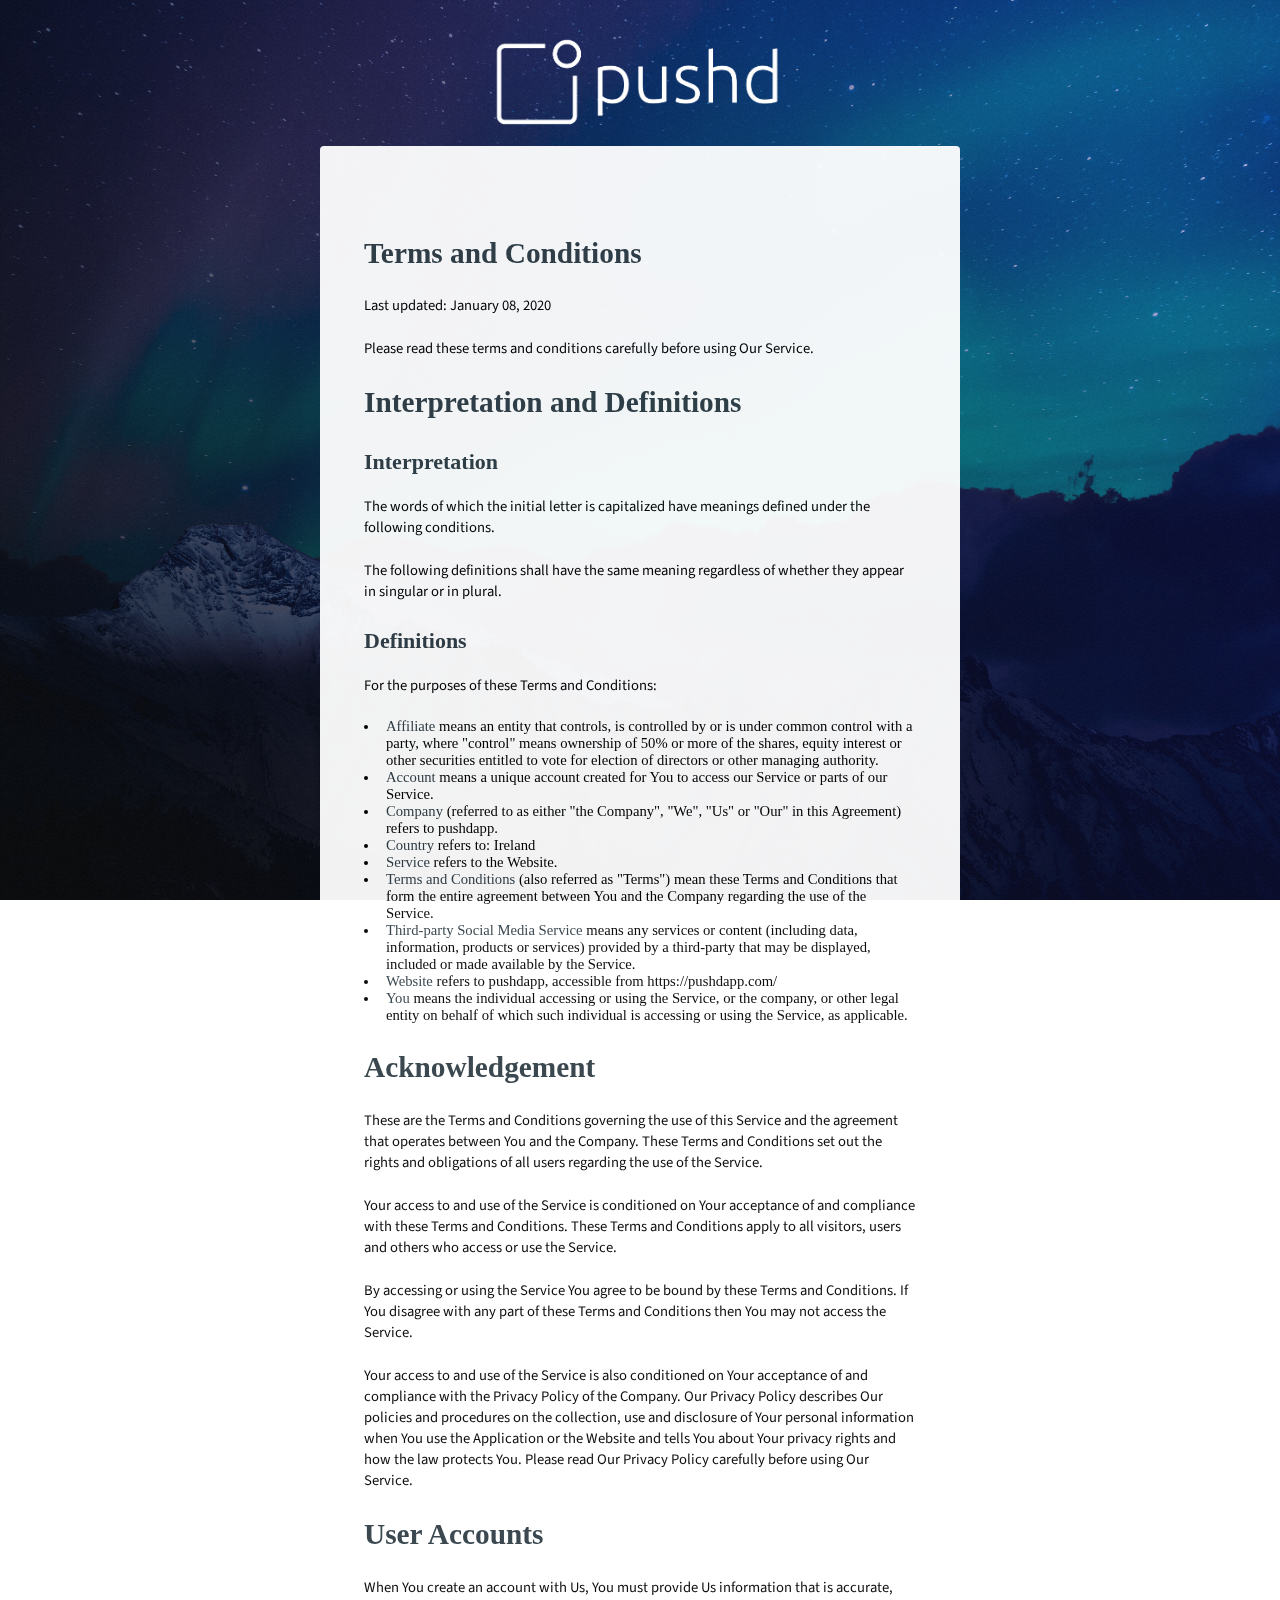
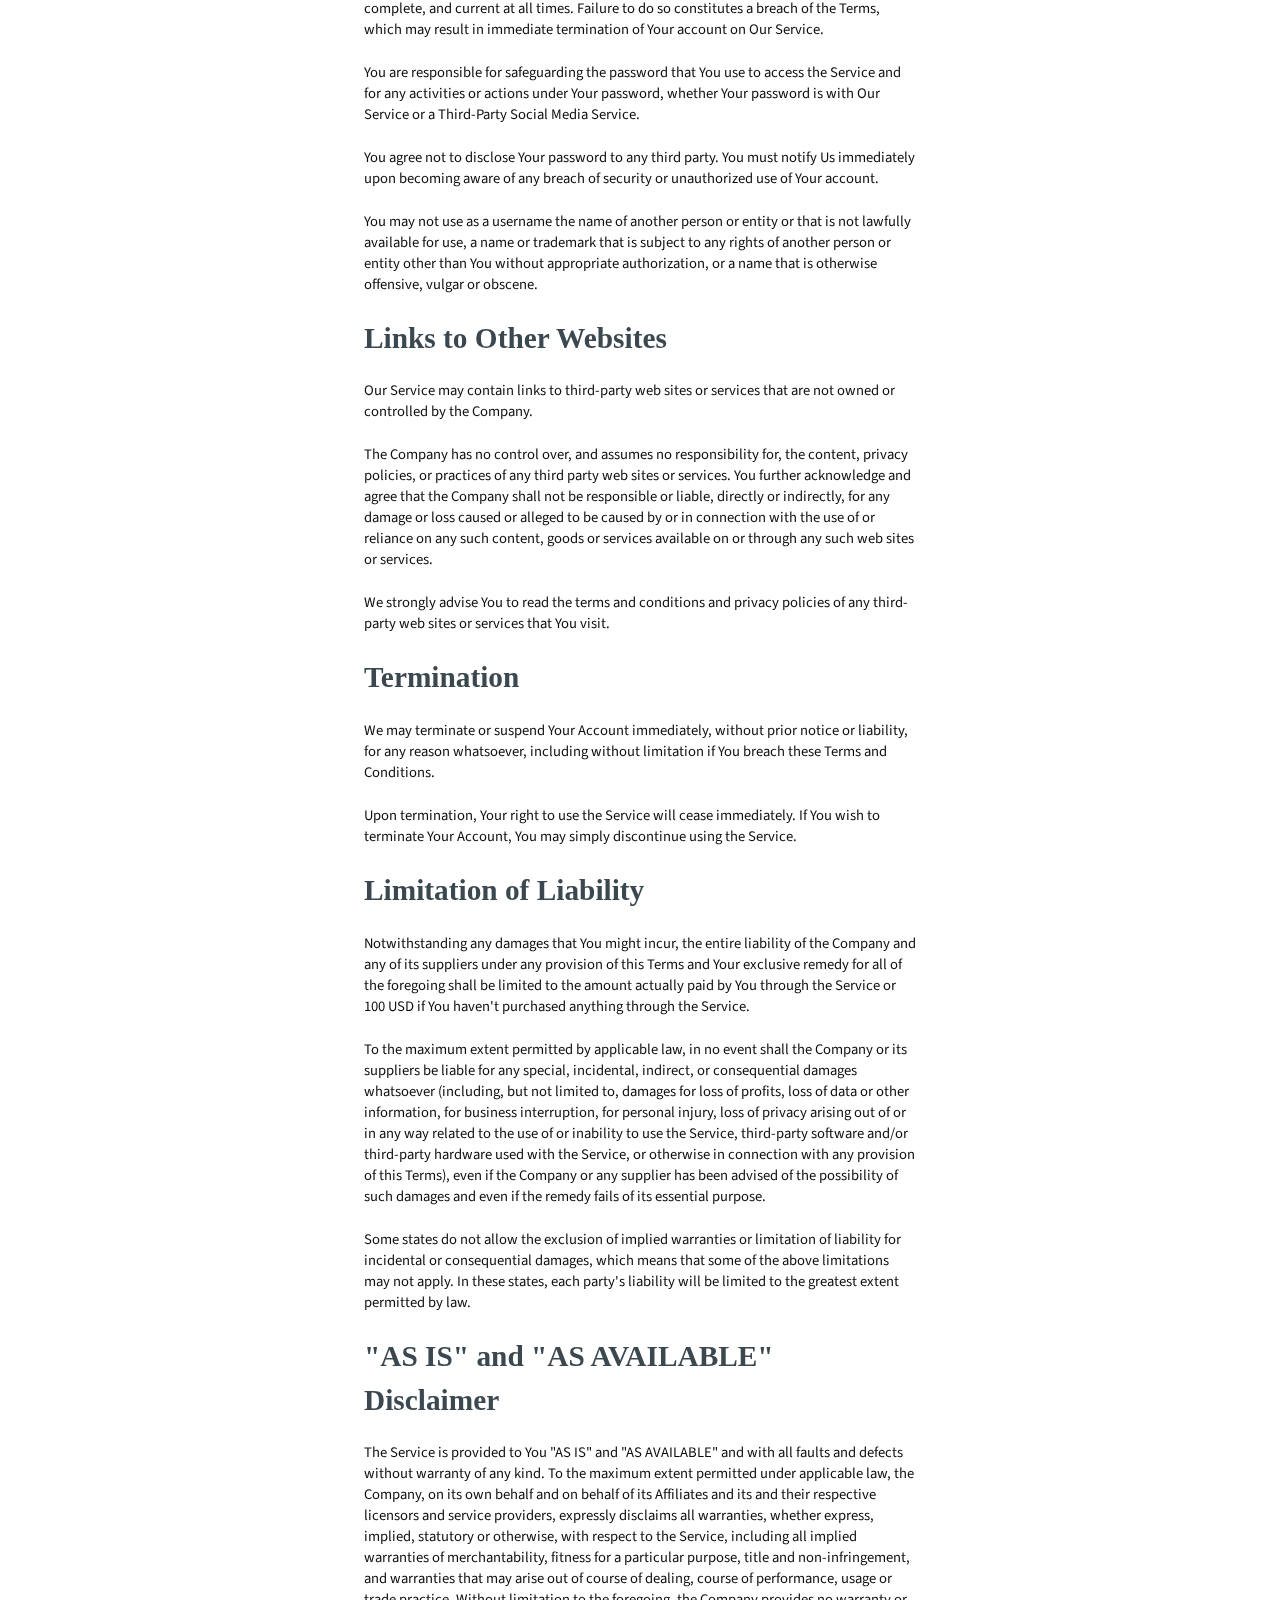
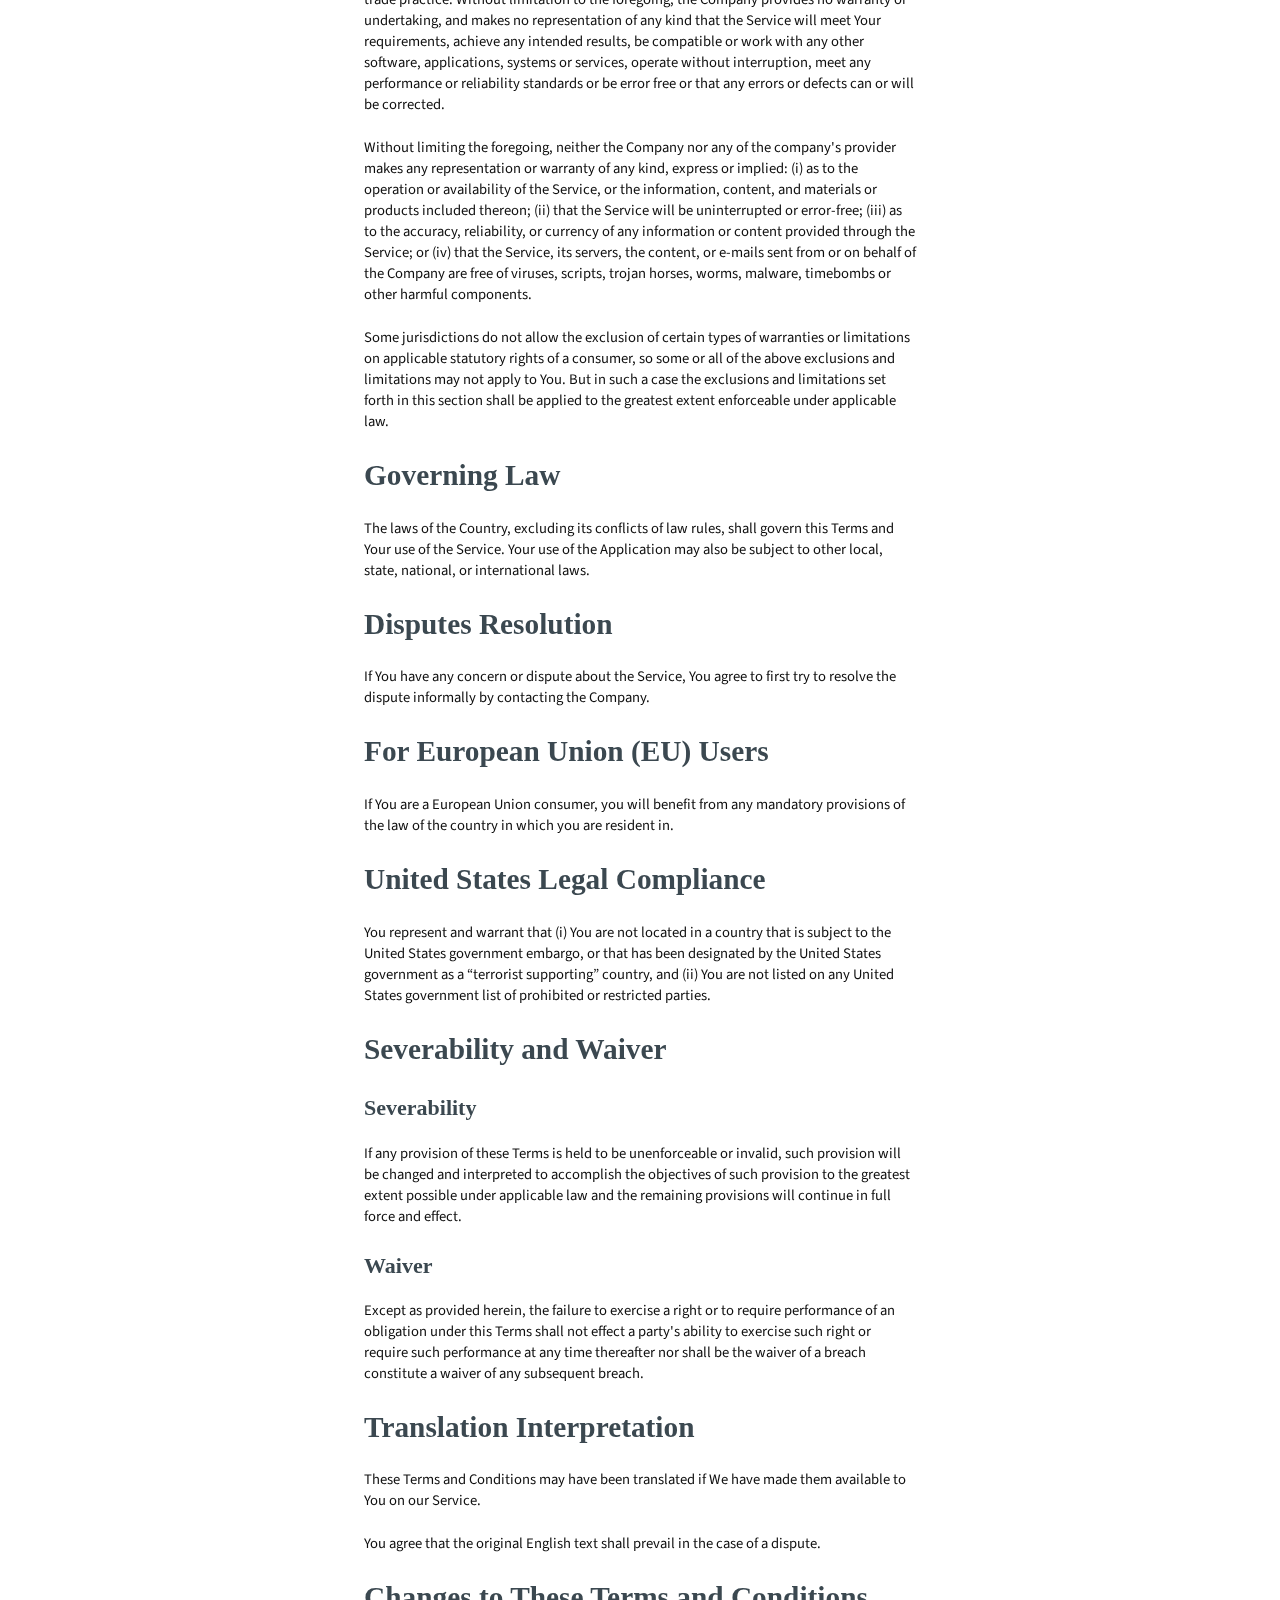
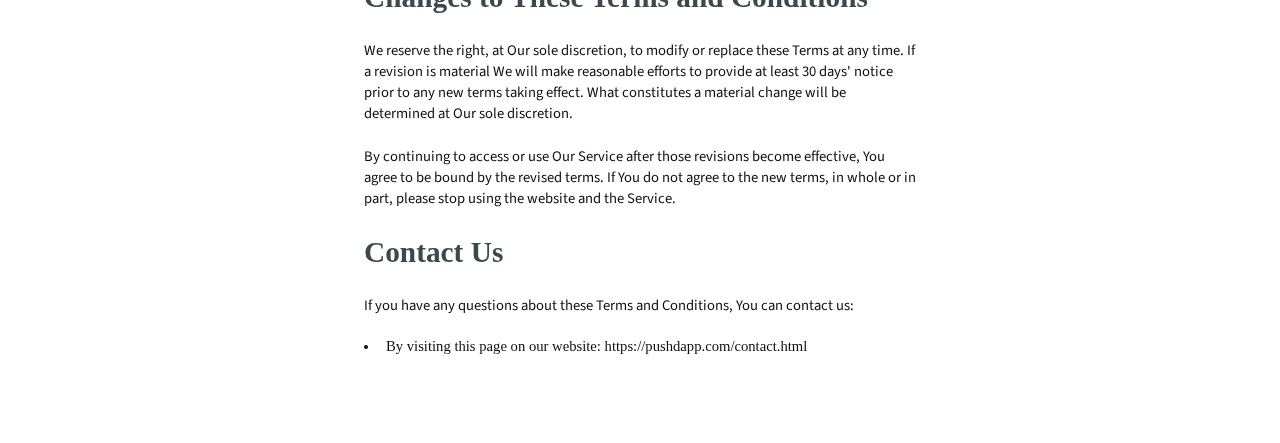
<file: terms.html>
<!DOCTYPE HTML>
<!--
	Identity by HTML5 UP
	html5up.net | @ajlkn
	Free for personal and commercial use under the CCA 3.0 license (html5up.net/license)
-->
<html>
	<head>
		<title>pushd</title>
		<meta charset="utf-8" />
		<meta name="viewport" content="width=device-width, initial-scale=1, user-scalable=no" />
		<link rel="stylesheet" href="assets/css/landing.css" />
        <link rel="icon" type="image/png" href="images/favicon.png" sizes="32x32">
		<noscript><link rel="stylesheet" href="assets/css/noscript.css" /></noscript>
        
        <style>
            p {
                font-family: "Source Sans Pro", Helvetica, sans-serif;
                font-weight: normal;
                letter-spacing: 0;
                color: black;
            }
            h1 {
              display: block;
              font-size: 2em;
              margin-top: 0.67em;
              margin-bottom: 0.67em;
              margin-left: 0;
              margin-right: 0;
              font-weight: bold;
            }
            h2 {
              display: block;
              font-size: 1.5em;
              margin-top: 0.83em;
              margin-bottom: 0.83em;
              margin-left: 0;
              margin-right: 0;
              font-weight: bold;
            }
            footer, button {
                color: white!important;
            }
            button:hover {
                border-color: white!important;
                color: white!important;
            }
            a:hover {
                color: white!important;
            }
        </style>
	</head>
	<body class="is-preload">

		<!-- Wrapper -->
			<div id="wrapper">
                <span><img src="images/pushd_white_no_caption_2.0.png" alt="" style="width: 25vw; cursor: pointer;" onclick="window.location.replace('index.html')"/></span>
                <section id="main" style="background: white;  min-width: 50vw; text-align: left;">
                    <h1>Terms and Conditions</h1>

                    <p>Last updated: January 08, 2020</p>

                    <p>Please read these terms and conditions carefully before using Our Service.</p>

                    <h1>Interpretation and Definitions</h1>
                    <h2>Interpretation</h2>
                    <p>The words of which the initial letter is capitalized have meanings defined under the following conditions.</p>
                    <p>The following definitions shall have the same meaning regardless of whether they appear in singular or in plural.</p>

                    <h2>Definitions</h2>
                    <p>For the purposes of these Terms and Conditions:</p>
                    <ul>
                          <li><strong>Affiliate</strong> means an entity that controls, is controlled by or is under common control with a party, where "control" means ownership of 50% or more of the shares, equity interest or other securities entitled to vote for election of directors or other managing authority.</li>
                      <li><strong>Account</strong> means a unique account created for You to access our Service or parts of our Service.</li>  <li><strong>Company</strong> (referred to as either "the Company", "We", "Us" or "Our" in this Agreement) refers to pushdapp.</li>
                        <li><strong>Country</strong> refers to: Ireland</li>
                                      <li><strong>Service</strong> refers to the Website.</li>
                            <li><strong>Terms and Conditions</strong> (also referred as "Terms") mean these Terms and Conditions that form the entire agreement between You and the Company regarding the use of the Service.</li>
                      <li><strong>Third-party Social Media Service</strong> means any services or content (including data, information, products or services) provided by a third-party that may be displayed, included or made available by the Service.</li>
                      <li><strong>Website</strong> refers to pushdapp, accessible from https://pushdapp.com/</li>  <li><strong>You</strong> means the individual accessing or using the Service, or the company, or other legal entity on behalf of which such individual is accessing or using the Service, as applicable.</li>
                    </ul>

                    <h1>Acknowledgement</h1>
                    <p>These are the Terms and Conditions governing the use of this Service and the agreement that operates between You and the Company. These Terms and Conditions set out the rights and obligations of all users regarding the use of the Service.</p>
                    <p>Your access to and use of the Service is conditioned on Your acceptance of and compliance with these Terms and Conditions. These Terms and Conditions apply to all visitors, users and others who access or use the Service.</p>
                    <p>By accessing or using the Service You agree to be bound by these Terms and Conditions. If You disagree with any part of these Terms and Conditions then You may not access the Service.</p>
                    <p>Your access to and use of the Service is also conditioned on Your acceptance of and compliance with the Privacy Policy of the Company. Our Privacy Policy describes Our policies and procedures on the collection, use and disclosure of Your personal information when You use the Application or the Website and tells You about Your privacy rights and how the law protects You. Please read Our Privacy Policy carefully before using Our Service.</p>





                    <h1>User Accounts</h1>
                    <p>When You create an account with Us, You must provide Us information that is accurate, complete, and current at all times. Failure to do so constitutes a breach of the Terms, which may result in immediate termination of Your account on Our Service.</p>
                    <p>You are responsible for safeguarding the password that You use to access the Service and for any activities or actions under Your password, whether Your password is with Our Service or a Third-Party Social Media Service.</p>
                    <p>You agree not to disclose Your password to any third party. You must notify Us immediately upon becoming aware of any breach of security or unauthorized use of Your account.</p>
                    <p>You may not use as a username the name of another person or entity or that is not lawfully available for use, a name or trademark that is subject to any rights of another person or entity other than You without appropriate authorization, or a name that is otherwise offensive, vulgar or obscene.</p>





                    <h1>Links to Other Websites</h1>
                    <p>Our Service may contain links to third-party web sites or services that are not owned or controlled by the Company.</p>
                    <p>The Company has no control over, and assumes no responsibility for, the content, privacy policies, or practices of any third party web sites or services. You further acknowledge and agree that the Company shall not be responsible or liable, directly or indirectly, for any damage or loss caused or alleged to be caused by or in connection with the use of or reliance on any such content, goods or services available on or through any such web sites or services.</p>
                    <p>We strongly advise You to read the terms and conditions and privacy policies of any third-party web sites or services that You visit.</p>

                    <h1>Termination</h1>
                    <p>We may terminate or suspend Your Account immediately, without prior notice or liability, for any reason whatsoever, including without limitation if You breach these Terms and Conditions.</p>
                    <p>Upon termination, Your right to use the Service will cease immediately. If You wish to terminate Your Account, You may simply discontinue using the Service.</p>

                    <h1>Limitation of Liability</h1>
                    <p>Notwithstanding any damages that You might incur, the entire liability of the Company and any of its suppliers under any provision of this Terms and Your exclusive remedy for all of the foregoing shall be limited to the amount actually paid by You through the Service or 100 USD if You haven't purchased anything through the Service.</p>
                    <p>To the maximum extent permitted by applicable law, in no event shall the Company or its suppliers be liable for any special, incidental, indirect, or consequential damages whatsoever (including, but not limited to, damages for loss of profits, loss of data or other information, for business interruption, for personal injury, loss of privacy arising out of or in any way related to the use of or inability to use the Service, third-party software and/or third-party hardware used with the Service, or otherwise in connection with any provision of this Terms), even if the Company or any supplier has been advised of the possibility of such damages and even if the remedy fails of its essential purpose.</p>
                    <p>Some states do not allow the exclusion of implied warranties or limitation of liability for incidental or consequential damages, which means that some of the above limitations may not apply. In these states, each party's liability will be limited to the greatest extent permitted by law.</p>

                    <h1>"AS IS" and "AS AVAILABLE" Disclaimer</h1>
                    <p>The Service is provided to You "AS IS" and "AS AVAILABLE" and with all faults and defects without warranty of any kind. To the maximum extent permitted under applicable law, the Company, on its own behalf and on behalf of its Affiliates and its and their respective licensors and service providers, expressly disclaims all warranties, whether express, implied, statutory or otherwise, with respect to the Service, including all implied warranties of merchantability, fitness for a particular purpose, title and non-infringement, and warranties that may arise out of course of dealing, course of performance, usage or trade practice. Without limitation to the foregoing, the Company provides no warranty or undertaking, and makes no representation of any kind that the Service will meet Your requirements, achieve any intended results, be compatible or work with any other software, applications, systems or services, operate without interruption, meet any performance or reliability standards or be error free or that any errors or defects can or will be corrected.</p>
                    <p>Without limiting the foregoing, neither the Company nor any of the company's provider makes any representation or warranty of any kind, express or implied: (i) as to the operation or availability of the Service, or the information, content, and materials or products included thereon; (ii) that the Service will be uninterrupted or error-free; (iii) as to the accuracy, reliability, or currency of any information or content provided through the Service; or (iv) that the Service, its servers, the content, or e-mails sent from or on behalf of the Company are free of viruses, scripts, trojan horses, worms, malware, timebombs or other harmful components.</p>
                    <p>Some jurisdictions do not allow the exclusion of certain types of warranties or limitations on applicable statutory rights of a consumer, so some or all of the above exclusions and limitations may not apply to You. But in such a case the exclusions and limitations set forth in this section shall be applied to the greatest extent enforceable under applicable law.</p>

                    <h1>Governing Law</h1>
                    <p>The laws of the Country, excluding its conflicts of law rules, shall govern this Terms and Your use of the Service. Your use of the Application may also be subject to other local, state, national, or international laws.</p>

                    <h1>Disputes Resolution</h1>
                    <p>If You have any concern or dispute about the Service, You agree to first try to resolve the dispute informally by contacting the Company.</p>

                    <h1>For European Union (EU) Users</h1>
                    <p>If You are a European Union consumer, you will benefit from any mandatory provisions of the law of the country in which you are resident in.</p>


                    <h1>United States Legal Compliance</h1>
                    <p>You represent and warrant that (i) You are not located in a country that is subject to the United States government embargo, or that has been designated by the United States government as a “terrorist supporting” country, and (ii) You are not listed on any United States government list of prohibited or restricted parties.</p>

                    <h1>Severability and Waiver</h1>
                    <h2>Severability</h2>
                    <p>If any provision of these Terms is held to be unenforceable or invalid, such provision will be changed and interpreted to accomplish the objectives of such provision to the greatest extent possible under applicable law and the remaining provisions will continue in full force and effect.</p>

                    <h2>Waiver</h2>
                    <p>Except as provided herein, the failure to exercise a right or to require performance of an obligation under this Terms shall not effect a party's ability to exercise such right or require such performance at any time thereafter nor shall be the waiver of a breach constitute a waiver of any subsequent breach.</p>

                    <h1>Translation Interpretation</h1>
                    <p>These Terms and Conditions may have been translated if We have made them available to You on our Service.</p>
                    <p>You agree that the original English text shall prevail in the case of a dispute.</p>

                    <h1>Changes to These Terms and Conditions</h1>
                    <p>We reserve the right, at Our sole discretion, to modify or replace these Terms at any time. If a revision is material We will make reasonable efforts to provide at least 30 days' notice prior to any new terms taking effect. What constitutes a material change will be determined at Our sole discretion.</p>
                    <p>By continuing to access or use Our Service after those revisions become effective, You agree to be bound by the revised terms. If You do not agree to the new terms, in whole or in part, please stop using the website and the Service.</p>

                    <h1>Contact Us</h1>
                    <p>If you have any questions about these Terms and Conditions, You can contact us:</p>

                    <ul>
                        <li>By visiting this page on our website: https://pushdapp.com/contact.html</li>
                    </ul>
                </section>
            </div>

		<!-- Scripts -->
        <script
          src="https://code.jquery.com/jquery-3.4.1.min.js"
          integrity="sha256-CSXorXvZcTkaix6Yvo6HppcZGetbYMGWSFlBw8HfCJo="
          crossorigin="anonymous"></script>
        <script>
            if ('addEventListener' in window) {
                window.addEventListener('load', function() { document.body.className = document.body.className.replace(/\bis-preload\b/, ''); });
                document.body.className += (navigator.userAgent.match(/(MSIE|rv:11\.0)/) ? ' is-ie' : '');
            }
        </script>

	</body>
</html>
</file>
<file: assets/css/noscript.css>
/*
	Identity by HTML5 UP
	html5up.net | @ajlkn
	Free for personal and commercial use under the CCA 3.0 license (html5up.net/license)
*/

/* Basic */

	body:after {
		display: none;
	}

/* Main */

	#main {
		-moz-transform: none !important;
		-webkit-transform: none !important;
		-ms-transform: none !important;
		transform: none !important;
		opacity: 1 !important;
	}
</file>
<file: assets/css/landing.css>
@import url(fontawesome-all.min.css);
@import url("https://fonts.googleapis.com/css?family=Source+Sans+Pro:300");

/*
	Identity by HTML5 UP
	html5up.net | @ajlkn
	Free for personal and commercial use under the CCA 3.0 license (html5up.net/license)
*/

.mdl-textfield--floating-label .mdl-textfield__label {
    padding-left: 3% !important;
    transition-duration: .2s;
    transition-timing-function: cubic-bezier(0.4, 0, 0.2, 1);
}

::-webkit-scrollbar {
    width: 0px;
    background: transparent; /* make scrollbar transparent */
}

/* Icon (alt) */

	html, body, div, span, applet, object,
	iframe, h1, h2, h3, h4, h5, h6, p, blockquote,
	pre, a, abbr, acronym, address, big, cite,
	code, del, dfn, em, img, ins, kbd, q, s, samp,
	small, strike, strong, sub, sup, tt, var, b,
	u, i, center, dl, dt, dd, ol, ul, li, fieldset,
	form, label, legend, table, caption, tbody,
	tfoot, thead, tr, th, td, article, aside,
	canvas, details, embed, figure, figcaption,
	footer, header, hgroup, menu, nav, output, ruby,
	section, summary, time, mark, audio, video {
		margin: 0;
		padding: 0;
		border: 0;
		font-size: 100%;
		font: inherit;
		vertical-align: baseline;
	}

	article, aside, details, figcaption, figure,
	footer, header, hgroup, menu, nav, section {
		display: block;
	}


	ol, ul {
		list-style: none;
	}

	blockquote, q {
		quotes: none;
	}

		blockquote:before, blockquote:after, q:before, q:after {
			content: '';
			content: none;
		}

	table {
		border-collapse: collapse;
		border-spacing: 0;
	}


	mark {
		background-color: transparent;
		color: inherit;
	}

	input::-moz-focus-inner {
		border: 0;
		padding: 0;
	}

	input, select, textarea {
		-moz-appearance: none;
		-webkit-appearance: none;
		-ms-appearance: none;
		appearance: none;
	}

/* Basic */

	@media screen and (max-width: 480px) {

		html, body {
			min-width: 320px;
		}

	}

	html {
		box-sizing: border-box;
	}

	*, *:before, *:after {
		box-sizing: inherit;
	}

	body.is-preload *, body.is-preload *:before, body.is-preload *:after {
		-moz-animation: none !important;
		-webkit-animation: none !important;
		-ms-animation: none !important;
		animation: none !important;
		-moz-transition: none !important;
		-webkit-transition: none !important;
		-ms-transition: none !important;
		transition: none !important;
	}

	html {
		height: 100%;
	}

	body {
		height: 100%;
		background-color: #ffffff;
		/*background-image: url("images/overlay.png"), -moz-linear-gradient(60deg, rgba(255, 165, 150, 0.5) 5%, rgba(0, 228, 255, 0.35)), url("../../images/bg.jpg");
		background-image: url("images/overlay.png"), -webkit-linear-gradient(60deg, rgba(255, 165, 150, 0.5) 5%, rgba(0, 228, 255, 0.35)), url("../../images/bg.jpg");
		background-image: url("images/overlay.png"), -ms-linear-gradient(60deg, rgba(255, 165, 150, 0.5) 5%, rgba(0, 228, 255, 0.35)), url("../../images/bg.jpg");
		background-image: url("images/overlay.png"), linear-gradient(60deg, rgba(255, 165, 150, 0.5) 5%, rgba(0, 228, 255, 0.35)), url("../../images/bg.jpg");*/
        background-image: url(images/overlay.png), linear-gradient(60deg, rgba(0, 0, 0, 0.79) 5%, rgba(1, 9, 156, 0.28)), url(../../images/bg.jpg);
		background-repeat: repeat,			no-repeat,			no-repeat;
		background-size: 100px 100px, cover,				cover;
		background-position: top left,		center center,		bottom center;
		background-attachment: fixed,			fixed,				fixed;
	}

		body:after {
			content: '';
			display: block;
			position: fixed;
			top: 0;
			left: 0;
			width: 100%;
			height: inherit;
			opacity: 0;
			z-index: 1;
			background-color: black;
			background-image: url("images/overlay.png"), -moz-linear-gradient(60deg, rgba(255, 165, 150, 0.5) 5%, rgba(0, 228, 255, 0.35));
			background-image: url("images/overlay.png"), -webkit-linear-gradient(60deg, rgba(255, 165, 150, 0.5) 5%, rgba(0, 228, 255, 0.35));
			background-image: url("images/overlay.png"), -ms-linear-gradient(60deg, rgba(255, 165, 150, 0.5) 5%, rgba(0, 228, 255, 0.35));
            background-image: url(images/overlay.png), linear-gradient(60deg, rgba(0, 0, 0, 0.79) 5%, rgba(1, 9, 156, 0.28)), url(../../images/bg.jpg);
			background-repeat: repeat,			no-repeat,			no-repeat;
            background-size: 100px 100px, cover,				cover;
            background-position: top left,		center center,		bottom center;
			-moz-transition: opacity 0.75s ease-out;
			-webkit-transition: opacity 0.75s ease-out;
			-ms-transition: opacity 0.75s ease-out;
			transition: opacity 0.75s ease-out;
		}

		body.is-preload:after {
			opacity: 1;
		}

/* Type */

	
    footer, small {
        color: #414f57;
        font-family: "Source Sans Pro", Helvetica, sans-serif;
        font-weight: 300;
        letter-spacing: 0.2em;
        color: white;
    }

		@media screen and (max-width: 1680px) {

			body, input, select, textarea {
				font-size: 11pt;
			}

		}

		@media screen and (max-width: 480px) {

			body, input, select, textarea {
				font-size: 10pt;
				line-height: 1.75;
			}

		}

	a {
		-moz-transition: color 0.2s ease, border-color 0.2s ease;
		-webkit-transition: color 0.2s ease, border-color 0.2s ease;
		-ms-transition: color 0.2s ease, border-color 0.2s ease;
		transition: color 0.2s ease, border-color 0.2s ease;
		color: inherit;
		text-decoration: none;
	}

		a:before {
			-moz-transition: color 0.2s ease, text-shadow 0.2s ease;
			-webkit-transition: color 0.2s ease, text-shadow 0.2s ease;
			-ms-transition: color 0.2s ease, text-shadow 0.2s ease;
			transition: color 0.2s ease, text-shadow 0.2s ease;
		}

		a:hover {
			color: black;
		}

	strong, b {
		color: #313f47;
	}

	em, i {
		font-style: italic;
	}

	p {
		margin: 0 0 1.5em 0;
	}

	h1, h2, h3, h4, h5, h6 {
		color: #313f47;
		line-height: 1.5;
		margin: 0 0 0.75em 0;
	}

	h2 {
		font-size: 1.25em;
	}

	h3 {
		font-size: 1em;
	}

	h4 {
		font-size: 1em;
	}

	h5 {
		font-size: 1em;
	}

	h6 {
		font-size: 1em;
	}

	@media screen and (max-width: 480px) {

		h1 {
			font-size: 1.65em;
		}

	}

	sub {
		font-size: 0.8em;
		position: relative;
		top: 0.5em;
	}

	sup {
		font-size: 0.8em;
		position: relative;
		top: -0.5em;
	}

	hr {
		border: 0;
		border-bottom: solid 1px #c8cccf;
		margin: 3em 0;
	}

/* Form */

	form {
		margin: 0 0 1.5em 0;
	}

		form > :last-child {
			margin-bottom: 0;
		}

		form > .fields {
			display: -moz-flex;
			display: -webkit-flex;
			display: -ms-flex;
			display: flex;
			-moz-flex-wrap: wrap;
			-webkit-flex-wrap: wrap;
			-ms-flex-wrap: wrap;
			flex-wrap: wrap;
			width: calc(100% + 2.25em);
			margin: -1.125em 0 1.5em -1.125em;
		}

			form > .fields > .field {
				-moz-flex-grow: 0;
				-webkit-flex-grow: 0;
				-ms-flex-grow: 0;
				flex-grow: 0;
				-moz-flex-shrink: 0;
				-webkit-flex-shrink: 0;
				-ms-flex-shrink: 0;
				flex-shrink: 0;
				padding: 1.125em 0 0 1.125em;
				width: calc(100% - 1.125em);
			}

				form > .fields > .field.half {
					width: calc(50% - 0.5625em);
				}

				form > .fields > .field.third {
					width: calc(100%/3 - 0.375em);
				}

				form > .fields > .field.quarter {
					width: calc(25% - 0.28125em);
				}

		@media screen and (max-width: 480px) {

			form > .fields {
				width: calc(100% + 2.25em);
				margin: -1.125em 0 1.5em -1.125em;
			}

				form > .fields > .field {
					padding: 1.125em 0 0 1.125em;
					width: calc(100% - 1.125em);
				}

					form > .fields > .field.half {
						width: calc(100% - 1.125em);
					}

					form > .fields > .field.third {
						width: calc(100% - 1.125em);
					}

					form > .fields > .field.quarter {
						width: calc(100% - 1.125em);
					}

		}

	label {
		color: #313f47;
		display: block;
		font-size: 0.9em;
		margin: 0 0 0.75em 0;
	}

	input[type="text"],
	input[type="password"],
	input[type="email"],
	input[type="tel"],
	select,
	textarea {
		-moz-appearance: none;
		-webkit-appearance: none;
		-ms-appearance: none;
		appearance: none;
		border-radius: 4px;
		border: solid 1px #c8cccf;
		color: inherit;
		display: block;
		outline: 0;
		padding: 0 1em;
		text-decoration: none;
		width: 100%;
	}

		input[type="text"]:invalid,
		input[type="password"]:invalid,
		input[type="email"]:invalid,
		input[type="tel"]:invalid,
		select:invalid,
		textarea:invalid {
			box-shadow: none;
		}

		input[type="text"]:focus,
		input[type="password"]:focus,
		input[type="email"]:focus,
		input[type="tel"]:focus,
		select:focus,
		textarea:focus {
			border-color: #ff7496;
		}

	select {
		background-image: url("data:image/svg+xml;charset=utf8,%3Csvg xmlns='http://www.w3.org/2000/svg' width='40' height='40' preserveAspectRatio='none' viewBox='0 0 40 40'%3E%3Cpath d='M9.4,12.3l10.4,10.4l10.4-10.4c0.2-0.2,0.5-0.4,0.9-0.4c0.3,0,0.6,0.1,0.9,0.4l3.3,3.3c0.2,0.2,0.4,0.5,0.4,0.9 c0,0.4-0.1,0.6-0.4,0.9L20.7,31.9c-0.2,0.2-0.5,0.4-0.9,0.4c-0.3,0-0.6-0.1-0.9-0.4L4.3,17.3c-0.2-0.2-0.4-0.5-0.4-0.9 c0-0.4,0.1-0.6,0.4-0.9l3.3-3.3c0.2-0.2,0.5-0.4,0.9-0.4S9.1,12.1,9.4,12.3z' fill='%23c8cccf' /%3E%3C/svg%3E");
		background-size: 1.25rem;
		background-repeat: no-repeat;
		background-position: calc(100% - 1rem) center;
		height: 2.75em;
		padding-right: 2.75em;
		text-overflow: ellipsis;
	}

		select option {
			color: #313f47;
			background: #ffffff;
		}

		select:focus::-ms-value {
			background-color: transparent;
		}

		select::-ms-expand {
			display: none;
		}

	input[type="text"],
	input[type="password"],
	input[type="email"],
	select {
		height: 2.75em;
	}

	textarea {
		padding: 0.75em 1em;
	}

	input[type="checkbox"],
	input[type="radio"] {
		-moz-appearance: none;
		-webkit-appearance: none;
		-ms-appearance: none;
		appearance: none;
		display: block;
		float: left;
		margin-right: -2em;
		opacity: 0;
		width: 1em;
		z-index: -1;
	}

		input[type="checkbox"] + label,
		input[type="radio"] + label {
			text-decoration: none;
			color: #414f57;
			cursor: pointer;
			display: inline-block;
			font-size: 1em;
			font-weight: 300;
			padding-left: 2.4em;
			padding-right: 0.75em;
			position: relative;
		}

			input[type="checkbox"] + label:before,
			input[type="radio"] + label:before {
				-moz-osx-font-smoothing: grayscale;
				-webkit-font-smoothing: antialiased;
				display: inline-block;
				font-style: normal;
				font-variant: normal;
				text-rendering: auto;
				line-height: 1;
				text-transform: none !important;
				font-family: 'Font Awesome 5 Free';
				font-weight: 900;
			}

			input[type="checkbox"] + label:before,
			input[type="radio"] + label:before {
				border-radius: 4px;
				border: solid 1px #c8cccf;
				content: '';
				display: inline-block;
				font-size: 0.8em;
				height: 2.0625em;
				left: 0;
				line-height: 2.0625em;
				position: absolute;
				text-align: center;
				top: 0.15em;
				width: 2.0625em;
			}

		input[type="checkbox"]:checked + label:before,
		input[type="radio"]:checked + label:before {
			color: #ff7496;
			content: '\f00c';
		}

		input[type="checkbox"]:focus + label:before,
		input[type="radio"]:focus + label:before {
			border-color: #ff7496;
		}

	input[type="checkbox"] + label:before {
		border-radius: 4px;
	}

	input[type="radio"] + label:before {
		border-radius: 100%;
	}

	::-webkit-input-placeholder {
		color: #616f77 !important;
		opacity: 1.0;
	}

	:-moz-placeholder {
		color: #616f77 !important;
		opacity: 1.0;
	}

	::-moz-placeholder {
		color: #616f77 !important;
		opacity: 1.0;
	}

	:-ms-input-placeholder {
		color: #616f77 !important;
		opacity: 1.0;
	}

/* Icon */

	.icon {
		text-decoration: none;
		position: relative;
		border-bottom: none;
	}

		.icon:before {
			-moz-osx-font-smoothing: grayscale;
			-webkit-font-smoothing: antialiased;
			display: inline-block;
			font-style: normal;
			font-variant: normal;
			text-rendering: auto;
			line-height: 1;
			text-transform: none !important;
			font-family: 'Font Awesome 5 Free';
			font-weight: 400;
		}

		.icon > .label {
			display: none;
		}

		.icon:before {
			line-height: inherit;
		}

		.icon.solid:before {
			font-weight: 900;
		}

		.icon.brands:before {
			font-family: 'Font Awesome 5 Brands';
		}

/* List */

	ol {
		list-style: decimal;
		margin: 0 0 1.5em 0;
		padding-left: 1.25em;
	}

		ol li {
			padding-left: 0.25em;
		}

	ul {
		list-style: disc;
		margin: 0 0 1.5em 0;
		padding-left: 1em;
	}

		ul li {
			padding-left: 0.5em;
		}

		ul.alt {
			list-style: none;
			padding-left: 0;
		}

			ul.alt li {
				border-top: solid 1px #c8cccf;
				padding: 0.5em 0;
			}

				ul.alt li:first-child {
					border-top: 0;
					padding-top: 0;
				}

	dl {
		margin: 0 0 1.5em 0;
	}

		dl dt {
			display: block;
			margin: 0 0 0.75em 0;
		}

		dl dd {
			margin-left: 1.5em;
		}

/* Actions */

	ul.actions {
		display: -moz-flex;
		display: -webkit-flex;
		display: -ms-flex;
		display: flex;
		cursor: default;
		list-style: none;
		margin-left: -0.75em;
		padding-left: 0;
	}

		ul.actions li {
			padding: 0 0 0 0.75em;
			vertical-align: middle;
		}

		ul.actions.special {
			-moz-justify-content: center;
			-webkit-justify-content: center;
			-ms-justify-content: center;
			justify-content: center;
			width: 100%;
			margin-left: 0;
		}

			ul.actions.special li:first-child {
				padding-left: 0;
			}

		ul.actions.stacked {
			-moz-flex-direction: column;
			-webkit-flex-direction: column;
			-ms-flex-direction: column;
			flex-direction: column;
			margin-left: 0;
		}

			ul.actions.stacked li {
				padding: 0.975em 0 0 0;
			}

				ul.actions.stacked li:first-child {
					padding-top: 0;
				}

		ul.actions.fit {
			width: calc(100% + 0.75em);
		}

			ul.actions.fit li {
				-moz-flex-grow: 1;
				-webkit-flex-grow: 1;
				-ms-flex-grow: 1;
				flex-grow: 1;
				-moz-flex-shrink: 1;
				-webkit-flex-shrink: 1;
				-ms-flex-shrink: 1;
				flex-shrink: 1;
				width: 100%;
			}

				ul.actions.fit li > * {
					width: 100%;
				}

			ul.actions.fit.stacked {
				width: 100%;
			}

		@media screen and (max-width: 480px) {

			ul.actions:not(.fixed) {
				-moz-flex-direction: column;
				-webkit-flex-direction: column;
				-ms-flex-direction: column;
				flex-direction: column;
				margin-left: 0;
				width: 100% !important;
			}

				ul.actions:not(.fixed) li {
					-moz-flex-grow: 1;
					-webkit-flex-grow: 1;
					-ms-flex-grow: 1;
					flex-grow: 1;
					-moz-flex-shrink: 1;
					-webkit-flex-shrink: 1;
					-ms-flex-shrink: 1;
					flex-shrink: 1;
					padding: 0.75em 0 0 0;
					text-align: center;
					width: 100%;
				}

					ul.actions:not(.fixed) li > * {
						width: 100%;
					}

					ul.actions:not(.fixed) li:first-child {
						padding-top: 0;
					}

					ul.actions:not(.fixed) li input[type="submit"],
					ul.actions:not(.fixed) li input[type="reset"],
					ul.actions:not(.fixed) li input[type="button"],
					ul.actions:not(.fixed) li button,
					ul.actions:not(.fixed) li .button {
						width: 100%;
					}

						ul.actions:not(.fixed) li input[type="submit"].icon:before,
						ul.actions:not(.fixed) li input[type="reset"].icon:before,
						ul.actions:not(.fixed) li input[type="button"].icon:before,
						ul.actions:not(.fixed) li button.icon:before,
						ul.actions:not(.fixed) li .button.icon:before {
							margin-left: -0.5rem;
						}

		}

/* Icons */

	ul.icons {
		cursor: default;
		list-style: none;
		padding-left: 0;
		margin-top: -0.675em;
	}

		ul.icons li {
			display: inline-block;
			padding: 0.675em 0.5em;
		}

			ul.icons li a {
				text-decoration: none;
				position: relative;
				display: block;
				width: 3.75em;
				height: 3.75em;
				border-radius: 100%;
				border: solid 1px #c8cccf;
				line-height: 3.75em;
				overflow: hidden;
				text-align: center;
				text-indent: 3.75em;
				white-space: nowrap;
			}

				ul.icons li a:before {
					-moz-osx-font-smoothing: grayscale;
					-webkit-font-smoothing: antialiased;
					display: inline-block;
					font-style: normal;
					font-variant: normal;
					text-rendering: auto;
					line-height: 1;
					text-transform: none !important;
					font-family: 'Font Awesome 5 Free';
					font-weight: 400;
				}

				ul.icons li a:before {
					color: #ffffff;
					text-shadow: 1.25px 0px 0px #c8cccf, -1.25px 0px 0px #c8cccf, 0px 1.25px 0px #c8cccf, 0px -1.25px 0px #c8cccf;
				}

				ul.icons li a:hover:before {
					text-shadow: 1.25px 0px 0px #ff7496, -1.25px 0px 0px #ff7496, 0px 1.25px 0px #ff7496, 0px -1.25px 0px #ff7496;
				}

				ul.icons li a:before {
					position: absolute;
					top: 0;
					left: 0;
					width: inherit;
					height: inherit;
					font-size: 1.85rem;
					line-height: inherit;
					text-align: center;
					text-indent: 0;
				}

				ul.icons li a:hover {
					border-color: #ff7496;
				}

		@media screen and (max-width: 480px) {

			ul.icons li a:before {
				font-size: 1.5rem;
			}

		}

/* Button */

	input[type="submit"],
	input[type="reset"],
	input[type="button"],
	button,
	.mdl-button {
		-moz-appearance: none !important;
		-webkit-appearance: none !important;
		-ms-appearance: none !important;
		appearance: none !important;
		-moz-transition: background-color 0.2s ease-in-out, border-color 0.2s ease-in-out, color 0.2s ease-in-out !important;
		-webkit-transition: background-color 0.2s ease-in-out, border-color 0.2s ease-in-out, color 0.2s ease-in-out !important;
		-ms-transition: background-color 0.2s ease-in-out, border-color 0.2s ease-in-out, color 0.2s ease-in-out !important;
		transition: background-color 0.2s ease-in-out, border-color 0.2s ease-in-out, color 0.2s ease-in-out !important;
		display: inline-block !important;
		height: 2.75em !important;
		line-height: 2.75em !important;
		padding: 0 1.5em !important;
		background-color: transparent !important;
		border-radius: 4px !important;
		border: solid 1px #c8cccf !important;
		color: #414f57 !important;
		cursor: pointer !important;
		text-align: center !important;
		text-decoration: none !important;
		white-space: nowrap !important;
	}

		input[type="submit"]:hover,
		input[type="reset"]:hover,
		input[type="button"]:hover,
		button:hover,
		.mdl-button:hover {
			border-color: #ff7496 !important;
			color: #ff7496 !important;
		}

		input[type="submit"].icon,
		input[type="reset"].icon,
		input[type="button"].icon,
		button.icon,
		.mdl-button.icon {
			padding-left: 1.35em !important;
		}

			input[type="submit"].icon:before,
			input[type="reset"].icon:before,
			input[type="button"].icon:before,
			button.icon:before,
			.button.icon:before {
				margin-right: 0.5em;
			}

		input[type="submit"].fit,
		input[type="reset"].fit,
		input[type="button"].fit,
		button.fit,
		.mdl-button.fit {
			width: 100% !important;
		}

		input[type="submit"].small,
		input[type="reset"].small,
		input[type="button"].small,
		button.small,
		.mdl-button.small {
			font-size: 0.8em;
		}

		input[type="submit"].large,
		input[type="reset"].large,
		input[type="button"].large,
		button.large,
		.mdl-button.large {
			font-size: 1.35em;
		}

		input[type="submit"].disabled, input[type="submit"]:disabled,
		input[type="reset"].disabled,
		input[type="reset"]:disabled,
		input[type="button"].disabled,
		input[type="button"]:disabled,
		button.disabled,
		button:disabled,
		.button.disabled,
		.mdl-button:disabled {
			pointer-events: none;
			opacity: 0.5;
		}

/* Main */

	#main {
		-moz-transform-origin: 50% 50%;
		-webkit-transform-origin: 50% 50%;
		-ms-transform-origin: 50% 50%;
		transform-origin: 50% 50%;
		-moz-transform: rotateX(0deg);
		-webkit-transform: rotateX(0deg);
		-ms-transform: rotateX(0deg);
		transform: rotateX(0deg);
		-moz-transition: opacity 1s ease, -moz-transform 1s ease;
		-webkit-transition: opacity 1s ease, -webkit-transform 1s ease;
		-ms-transition: opacity 1s ease, -ms-transform 1s ease;
		transition: opacity 1s ease, transform 1s ease;
		padding: 4.5em 3em 3em 3em ;
		background: #ffffff;
		border-radius: 4px;
		cursor: default;
		max-width: 100%;
		opacity: 0.95;
		position: relative;
		text-align: center;
		width: 27em;
	}

		#main .avatar {
			position: relative;
			display: block;
			margin-bottom: 1.5em;
		}

			#main .avatar img {
				display: block;
				margin: 0 auto;
				border-radius: 100%;
				box-shadow: 0 0 0 1.5em #ffffff;
			}

			#main .avatar:before {
				content: '';
				display: block;
				position: absolute;
				top: 50%;
				left: -3em;
				width: calc(100% + 6em);
				height: 1px;
				z-index: -1;
				background: #c8cccf;
			}

		@media screen and (max-width: 480px) {

			#main {
				padding: 4em 2em 2.5em 2em ;
				width: 100%;
			}

				#main .avatar:before {
					left: -2em;
					width: calc(100% + 4em);
				}

		}

		body.is-preload #main {
			-moz-transform: rotateX(15deg);
			-webkit-transform: rotateX(15deg);
			-ms-transform: rotateX(15deg);
			transform: rotateX(15deg);
			opacity: 0;
		}

/* Footer */

    #footer {
		color: #414f57;
		font-family: "Source Sans Pro", Helvetica, sans-serif;
		font-size: 12pt;
		font-weight: 300;
		line-height: 2;
		letter-spacing: 0.2em;
		text-transform: none;
    }

	#footer {
		-moz-align-self: -moz-flex-end;
		-webkit-align-self: -webkit-flex-end;
		-ms-align-self: -ms-flex-end;
		align-self: flex-end;
		width: 100%;
		padding: 1.5em 0 0 0;
		color: rgba(255, 255, 255, 0.75);
		cursor: default;
		text-align: center;
        text-transform: none;
	}

		#footer .copyright {
			margin: 0;
			padding: 0;
			font-size: 0.9em;
			list-style: none;
		}

			#footer .copyright li {
				display: inline-block;
				margin: 0 0 0 0.45em;
				padding: 0 0 0 0.85em;
				border-left: solid 1px rgba(255, 255, 255, 0.5);
				line-height: 1;
			}

				#footer .copyright li:first-child {
					border-left: 0;
				}

/* Wrapper */

	#wrapper {
		display: -moz-flex;
		display: -webkit-flex;
		display: -ms-flex;
		display: flex;
		-moz-align-items: center;
		-webkit-align-items: center;
		-ms-align-items: center;
		align-items: center;
		-moz-justify-content: space-between;
		-webkit-justify-content: space-between;
		-ms-justify-content: space-between;
		justify-content: space-between;
		-moz-flex-direction: column;
		-webkit-flex-direction: column;
		-ms-flex-direction: column;
		flex-direction: column;
		-moz-perspective: 1000px;
		-webkit-perspective: 1000px;
		-ms-perspective: 1000px;
		perspective: 1000px;
		position: relative;
		min-height: 100%;
		padding: 1.5em;
		z-index: 2;
	}

		#wrapper > * {
			z-index: 1;
		}

		#wrapper:before {
			content: '';
			display: block;
		}

		@media screen and (max-width: 360px) {

			#wrapper {
				padding: 0.75em;
			}

		}

		body.is-ie #wrapper {
			height: 100%;
		}

/* Cookies */
.dark.cc_dialog {
    position: absolute!important;
    color: #fff;
}
.dark.cc_dialog .cc_dialog_text {
    color: #fff;
    letter-spacing: 0px !important;
}
.dark.cc_dialog button.cc_b_cp {
    background-color: #eaeaea !important;
    color: #111 !important;
    margin-left: 5px !important;
    margin-top: 5px !important;
}
.dark.cc_dialog button.cc_b_ok {
    background-color: #eaeaea !important;
    color: #111 !important;
    margin-left: 5px !important;
    margin-top: 5px !important;
}
.dark.cc_dialog button.cc_b_ok:hover {
    border-color: white!important;
}
.dark.cc_dialog button.cc_b_cp:hover {
    border-color: white!important;
}
.dark.cookie-consent-preferences-overlay .cookie-consent-preferences-dialog .cc_cp_container .cc_cp_footer .cc_cp_f_save button {
    background-color: #eaeaea !important;
    color: #111 !important;
}
.dark.cookie-consent-preferences-overlay .cookie-consent-preferences-dialog .cc_cp_container .cc_cp_footer .cc_cp_f_save button:hover {
    border-color: white!important;
}
</file>
<file: assets/css/main.css>
@import url(fontawesome-all.min.css);
@import url("https://fonts.googleapis.com/css?family=Source+Sans+Pro:300");

/*
	Identity by HTML5 UP
	html5up.net | @ajlkn
	Free for personal and commercial use under the CCA 3.0 license (html5up.net/license)
*/

/* Icon (alt) */
    .vanilla-antd-message {
        position: fixed;
        top: 10vh;
        left: 10vw;
        right: 10vw;
        z-index: 9999;
        text-transform: none;
        text-align: center;
    }
    ::-webkit-scrollbar {
        width: 0px;
        background: transparent; /* make scrollbar transparent */
    }

    .input-invalid {
        border-color: #ff7496 !important;
    }

    .notification-image {
        width: 50%; 
        margin-top: auto;
        margin-bottom: auto;
        padding: 30px;
		border: none;
        display: none;
    }

    .show {
        display: block !important;
    }

    .hide {
        display: none !important;
    }

    .chooser {
        -moz-appearance: none;
        -webkit-appearance: none;
        -ms-appearance: none;
        appearance: none;
        -moz-transition: background-color 0.2s ease-in-out, border-color 0.2s ease-in-out, color 0.2s ease-in-out;
        -webkit-transition: background-color 0.2s ease-in-out, border-color 0.2s ease-in-out, color 0.2s ease-in-out;
        -ms-transition: background-color 0.2s ease-in-out, border-color 0.2s ease-in-out, color 0.2s ease-in-out;
        transition: background-color 0.2s ease-in-out, border-color 0.2s ease-in-out, color 0.2s ease-in-out;
        display: none;
        height: 2em;
        line-height: 2em;
        padding: 0 1.5em;
        background-color: transparent;
        border-radius: 4px;
        border: solid 1px #c8cccf;
        color: #414f57 !important;
        cursor: pointer;
        text-align: center;
        text-decoration: none;
        white-space: nowrap;
        text-transform: none;
        letter-spacing: normal;                
    }
    .chooser-show {
        display: inline-block !important;               
    }
    .chooser:hover {
        border-color: #ff7496;
        color: #ff7496 !important;
    }

    .image-remove {
        -moz-appearance: none;
        -webkit-appearance: none;
        -ms-appearance: none;
        appearance: none;
        -moz-transition: background-color 0.2s ease-in-out, border-color 0.2s ease-in-out, color 0.2s ease-in-out;
        -webkit-transition: background-color 0.2s ease-in-out, border-color 0.2s ease-in-out, color 0.2s ease-in-out;
        -ms-transition: background-color 0.2s ease-in-out, border-color 0.2s ease-in-out, color 0.2s ease-in-out;
        transition: background-color 0.2s ease-in-out, border-color 0.2s ease-in-out, color 0.2s ease-in-out;
        display: none !important;
        height: 2em;
        line-height: 2em;
        padding: 0 1.5em;
        background-color: transparent;
        border-radius: 4px;
        border: solid 1px #c8cccf;
        color: #414f57 !important;
        cursor: pointer;
        text-align: center;
        text-decoration: none;
        white-space: nowrap;
        text-transform: none;
        letter-spacing: normal;                
    }
    .image-remove:hover {
        border-color: #ff7496;
        color: #ff7496 !important;
    }

    .image-remove-show {
        display: inline-block !important;
    }

    .push-img {
        height: 100px;
        width: 100px;
        position: relative;
        display: none;
        margin-right: 2.5%;
        border-radius: 25%;
    }

    .push-img-show {
        display: block!important;
    }

	html, body, div, span, applet, object,
	iframe, h1, h2, h3, h4, h5, h6, p, blockquote,
	pre, a, abbr, acronym, address, big, cite,
	code, del, dfn, em, img, ins, kbd, q, s, samp,
	small, strike, strong, sub, sup, tt, var, b,
	u, i, center, dl, dt, dd, ol, ul, li, fieldset,
	form, label, legend, table, caption, tbody,
	tfoot, thead, tr, th, td, article, aside,
	canvas, details, embed, figure, figcaption,
	footer, header, hgroup, menu, nav, output, ruby,
	section, summary, time, mark, audio, video {
		margin: 0;
		padding: 0;
		border: 0;
		font-size: 100%;
		font: inherit;
		vertical-align: baseline;
	}

	article, aside, details, figcaption, figure,
	footer, header, hgroup, menu, nav, section {
		display: block;
	}

	body {
		line-height: 1;
	}

	ol, ul {
		list-style: none;
	}

	blockquote, q {
		quotes: none;
	}

		blockquote:before, blockquote:after, q:before, q:after {
			content: '';
			content: none;
		}

	table {
		border-collapse: collapse;
		border-spacing: 0;
	}

	body {
		-webkit-text-size-adjust: none;
	}

	mark {
		background-color: transparent;
		color: inherit;
	}

	input::-moz-focus-inner {
		border: 0;
		padding: 0;
	}

	input, select, textarea {
		-moz-appearance: none;
		-webkit-appearance: none;
		-ms-appearance: none;
		appearance: none;
	}

/* Basic */

	@media screen and (max-width: 480px) {

		html, body {
			min-width: 320px;
		}

	}

	html {
		box-sizing: border-box;
	}

	*, *:before, *:after {
		box-sizing: inherit;
	}

	body.is-preload *, body.is-preload *:before, body.is-preload *:after {
		-moz-animation: none !important;
		-webkit-animation: none !important;
		-ms-animation: none !important;
		animation: none !important;
		-moz-transition: none !important;
		-webkit-transition: none !important;
		-ms-transition: none !important;
		transition: none !important;
	}

	html {
		height: 100%;
	}

	body {
		height: 100%;
		background-color: #ffffff;
		/*background-image: url("images/overlay.png"), -moz-linear-gradient(60deg, rgba(255, 165, 150, 0.5) 5%, rgba(0, 228, 255, 0.35)), url("../../images/bg.jpg");
		background-image: url("images/overlay.png"), -webkit-linear-gradient(60deg, rgba(255, 165, 150, 0.5) 5%, rgba(0, 228, 255, 0.35)), url("../../images/bg.jpg");
		background-image: url("images/overlay.png"), -ms-linear-gradient(60deg, rgba(255, 165, 150, 0.5) 5%, rgba(0, 228, 255, 0.35)), url("../../images/bg.jpg");
		background-image: url("images/overlay.png"), linear-gradient(60deg, rgba(255, 165, 150, 0.5) 5%, rgba(0, 228, 255, 0.35)), url("../../images/bg.jpg");*/
        background-image: url(images/overlay.png), linear-gradient(60deg, rgba(0, 0, 0, 0.79) 5%, rgba(1, 9, 156, 0.28)), url(../../images/bg.jpg);
		background-repeat: repeat,			no-repeat,			no-repeat;
		background-size: 100px 100px, cover,				cover;
		background-position: top left,		center center,		bottom center;
		background-attachment: fixed,			fixed,				fixed;
	}

		body:after {
			content: '';
			display: block;
			position: fixed;
			top: 0;
			left: 0;
			width: 100%;
			height: inherit;
			opacity: 0;
			z-index: 1;
			background-color: black;
			background-image: url("images/overlay.png"), -moz-linear-gradient(60deg, rgba(255, 165, 150, 0.5) 5%, rgba(0, 228, 255, 0.35));
			background-image: url("images/overlay.png"), -webkit-linear-gradient(60deg, rgba(255, 165, 150, 0.5) 5%, rgba(0, 228, 255, 0.35));
			background-image: url("images/overlay.png"), -ms-linear-gradient(60deg, rgba(255, 165, 150, 0.5) 5%, rgba(0, 228, 255, 0.35));
            background-image: url(images/overlay.png), linear-gradient(60deg, rgba(0, 0, 0, 0.79) 5%, rgba(1, 9, 156, 0.28)), url(../../images/bg.jpg);
			background-repeat: repeat,			no-repeat,			no-repeat;
            background-size: 100px 100px, cover,				cover;
            background-position: top left,		center center,		bottom center;
			-moz-transition: opacity 0.75s ease-out;
			-webkit-transition: opacity 0.75s ease-out;
			-ms-transition: opacity 0.75s ease-out;
			transition: opacity 0.75s ease-out;
		}

		body.is-preload:after {
			opacity: 1;
		}

/* Type */

	body, input, select, textarea {
		color: black;
		font-family: "Source Sans Pro", Helvetica, sans-serif;
		font-size: 14pt;
		font-weight: 300;
		line-height: 2;
		letter-spacing: 0.1em;
		text-transform: none;
	}

		@media screen and (max-width: 1680px) {

			body, input, select, textarea {
				font-size: 11pt;
			}

		}

		@media screen and (max-width: 480px) {

			body, input, select, textarea {
				font-size: 10pt;
				line-height: 1.75;
			}

		}

	a {
		-moz-transition: color 0.2s ease, border-color 0.2s ease;
		-webkit-transition: color 0.2s ease, border-color 0.2s ease;
		-ms-transition: color 0.2s ease, border-color 0.2s ease;
		transition: color 0.2s ease, border-color 0.2s ease;
		color: inherit;
		text-decoration: none;
	}

		a:before {
			-moz-transition: color 0.2s ease, text-shadow 0.2s ease;
			-webkit-transition: color 0.2s ease, text-shadow 0.2s ease;
			-ms-transition: color 0.2s ease, text-shadow 0.2s ease;
			transition: color 0.2s ease, text-shadow 0.2s ease;
		}

		a:hover {
			color: #ff7496;
		}

	strong, b {
		color: #313f47;
	}

	em, i {
		font-style: italic;
	}

	p {
		margin: 0 0 1.5em 0;
	}

	h1, h2, h3, h4, h5, h6 {
		color: #313f47;
		line-height: 1.5;
		margin: 0 0 0.75em 0;
	}

		h1 a, h2 a, h3 a, h4 a, h5 a, h6 a {
			color: inherit;
			text-decoration: none;
		}

	h1 {
		font-size: 1.85em;
		letter-spacing: 0.15em;
		margin: 0 0 0.2em 0;
	}

	h2 {
		font-size: 1.25em;
	}

	h3 {
		font-size: 1em;
	}

	h4 {
		font-size: 1em;
	}

	h5 {
		font-size: 1em;
	}

	h6 {
		font-size: 1em;
	}

	@media screen and (max-width: 480px) {

		h1 {
			font-size: 1.65em;
		}

	}

	sub {
		font-size: 0.8em;
		position: relative;
		top: 0.5em;
	}

	sup {
		font-size: 0.8em;
		position: relative;
		top: -0.5em;
	}

	hr {
		border: 0;
		border-bottom: solid 1px #c8cccf;
		margin: 3em 0;
	}

/* Form */

	form {
		margin: 0 0 1.5em 0;
	}

		form > :last-child {
			margin-bottom: 0;
		}

		form > .fields {
			display: -moz-flex;
			display: -webkit-flex;
			display: -ms-flex;
			display: flex;
			-moz-flex-wrap: wrap;
			-webkit-flex-wrap: wrap;
			-ms-flex-wrap: wrap;
			flex-wrap: wrap;
			width: calc(100% + 2.25em);
			margin: -1.125em 0 1.5em -1.125em;
		}

			form > .fields > .field {
                padding-top: 10px !important;
				-moz-flex-grow: 0;
				-webkit-flex-grow: 0;
				-ms-flex-grow: 0;
				flex-grow: 0;
				-moz-flex-shrink: 0;
				-webkit-flex-shrink: 0;
				-ms-flex-shrink: 0;
				flex-shrink: 0;
				padding: 1.125em 0 0 1.125em;
				width: calc(100% - 1.125em);
			}

				form > .fields > .field.half {
					width: calc(50% - 0.5625em);
				}

				form > .fields > .field.third {
					width: calc(100%/3 - 0.375em);
				}

				form > .fields > .field.quarter {
					width: calc(25% - 0.28125em);
				}

		@media screen and (max-width: 480px) {

			form > .fields {
				width: calc(100% + 2.25em);
				margin: -1.125em 0 1.5em -1.125em;
			}

				form > .fields > .field {
					padding: 1.125em 0 0 1.125em;
					width: calc(100% - 1.125em);
				}

					form > .fields > .field.half {
						width: calc(100% - 1.125em);
					}

					form > .fields > .field.third {
						width: calc(100% - 1.125em);
					}

					form > .fields > .field.quarter {
						width: calc(100% - 1.125em);
					}

		}

	label {
		color: #313f47;
		display: block;
		font-size: 0.9em;
		margin: 0 0 0.75em 0;
	}

	input[type="text"],
	input[type="password"],
	input[type="email"],
	input[type="tel"],
	select,
	textarea {
		-moz-appearance: none;
		-webkit-appearance: none;
		-ms-appearance: none;
		appearance: none;
		border-radius: 4px;
		border: solid 1px #c8cccf;
		color: inherit;
		display: block;
		outline: 0;
		padding: 0 1em;
		text-decoration: none;
		width: 100%;
	}

		input[type="text"]:invalid,
		input[type="password"]:invalid,
		input[type="email"]:invalid,
		input[type="tel"]:invalid,
		select:invalid,
		textarea:invalid {
			box-shadow: none;
		}

		input[type="text"]:focus,
		input[type="password"]:focus,
		input[type="email"]:focus,
		input[type="tel"]:focus,
		select:focus,
		textarea:focus {
			border-color: #83b6c5;
		}

	select {
		background-image: url("data:image/svg+xml;charset=utf8,%3Csvg xmlns='http://www.w3.org/2000/svg' width='40' height='40' preserveAspectRatio='none' viewBox='0 0 40 40'%3E%3Cpath d='M9.4,12.3l10.4,10.4l10.4-10.4c0.2-0.2,0.5-0.4,0.9-0.4c0.3,0,0.6,0.1,0.9,0.4l3.3,3.3c0.2,0.2,0.4,0.5,0.4,0.9 c0,0.4-0.1,0.6-0.4,0.9L20.7,31.9c-0.2,0.2-0.5,0.4-0.9,0.4c-0.3,0-0.6-0.1-0.9-0.4L4.3,17.3c-0.2-0.2-0.4-0.5-0.4-0.9 c0-0.4,0.1-0.6,0.4-0.9l3.3-3.3c0.2-0.2,0.5-0.4,0.9-0.4S9.1,12.1,9.4,12.3z' fill='%23c8cccf' /%3E%3C/svg%3E");
		background-size: 1.25rem;
		background-repeat: no-repeat;
		background-position: calc(100% - 1rem) center;
		height: 2.75em;
		padding-right: 2.75em;
		text-overflow: ellipsis;
	}

		select option {
			color: #313f47;
			background: #ffffff;
		}

		select:focus::-ms-value {
			background-color: transparent;
		}

		select::-ms-expand {
			display: none;
		}

	input[type="text"],
	input[type="password"],
	input[type="email"],
	select {
		height: 2.75em;
	}

	textarea {
		padding: 0.75em 1em;
	}

	input[type="checkbox"],
	input[type="radio"] {
		-moz-appearance: none;
		-webkit-appearance: none;
		-ms-appearance: none;
		appearance: none;
		display: block;
		float: left;
		margin-right: -2em;
		opacity: 0;
		width: 1em;
		z-index: -1;
	}

		input[type="checkbox"] + label,
		input[type="radio"] + label {
			text-decoration: none;
			color: #414f57;
			cursor: pointer;
			display: inline-block;
			font-size: 1em;
			font-weight: 300;
			padding-left: 2.4em;
			padding-right: 0.75em;
			position: relative;
		}

			input[type="checkbox"] + label:before,
			input[type="radio"] + label:before {
				-moz-osx-font-smoothing: grayscale;
				-webkit-font-smoothing: antialiased;
				display: inline-block;
				font-style: normal;
				font-variant: normal;
				text-rendering: auto;
				line-height: 1;
				text-transform: none !important;
				font-family: 'Font Awesome 5 Free';
				font-weight: 900;
			}

			input[type="checkbox"] + label:before,
			input[type="radio"] + label:before {
				border-radius: 4px;
				border: solid 1px #c8cccf;
				content: '';
				display: inline-block;
				font-size: 0.8em;
				height: 2.0625em;
				left: 0;
				line-height: 2.0625em;
				position: absolute;
				text-align: center;
				top: 0.15em;
				width: 2.0625em;
			}

		input[type="checkbox"]:checked + label:before,
		input[type="radio"]:checked + label:before {
			color: #ff7496;
			content: '\f00c';
		}

		input[type="checkbox"]:focus + label:before,
		input[type="radio"]:focus + label:before {
			border-color: #ff7496;
		}

	input[type="checkbox"] + label:before {
		border-radius: 4px;
	}

	input[type="radio"] + label:before {
		border-radius: 100%;
	}

	::-webkit-input-placeholder {
		color: #616f77 !important;
		opacity: 1.0;
	}

	:-moz-placeholder {
		color: #616f77 !important;
		opacity: 1.0;
	}

	::-moz-placeholder {
		color: #616f77 !important;
		opacity: 1.0;
	}

	:-ms-input-placeholder {
		color: #616f77 !important;
		opacity: 1.0;
	}

/* Icon */

	.icon {
		text-decoration: none;
		position: relative;
		border-bottom: none;
	}

		.icon:before {
			-moz-osx-font-smoothing: grayscale;
			-webkit-font-smoothing: antialiased;
			display: inline-block;
			font-style: normal;
			font-variant: normal;
			text-rendering: auto;
			line-height: 1;
			text-transform: none !important;
			font-family: 'Font Awesome 5 Free';
			font-weight: 400;
		}

		.icon > .label {
			display: none;
		}

		.icon:before {
			line-height: inherit;
		}

		.icon.solid:before {
			font-weight: 900;
		}

		.icon.brands:before {
			font-family: 'Font Awesome 5 Brands';
		}

/* List */

	ol {
		list-style: decimal;
		margin: 0 0 1.5em 0;
		padding-left: 1.25em;
	}

		ol li {
			padding-left: 0.25em;
		}

	ul {
		list-style: disc;
		margin: 0 0 1.5em 0;
		padding-left: 1em;
	}

		ul li {
			padding-left: 0.5em;
		}

		ul.alt {
			list-style: none;
			padding-left: 0;
		}

			ul.alt li {
				border-top: solid 1px #c8cccf;
				padding: 0.5em 0;
			}

				ul.alt li:first-child {
					border-top: 0;
					padding-top: 0;
				}

	dl {
		margin: 0 0 1.5em 0;
	}

		dl dt {
			display: block;
			margin: 0 0 0.75em 0;
		}

		dl dd {
			margin-left: 1.5em;
		}

/* Actions */

	ul.actions {
		display: -moz-flex;
		display: -webkit-flex;
		display: -ms-flex;
		display: flex;
		cursor: default;
		list-style: none;
		margin-left: -0.75em;
		padding-left: 0;
	}

		ul.actions li {
			padding: 0 0 0 0.75em;
			vertical-align: middle;
		}

		ul.actions.special {
			-moz-justify-content: center;
			-webkit-justify-content: center;
			-ms-justify-content: center;
			justify-content: center;
			width: 100%;
			margin-left: 0;
		}

			ul.actions.special li:first-child {
				padding-left: 0;
			}

		ul.actions.stacked {
			-moz-flex-direction: column;
			-webkit-flex-direction: column;
			-ms-flex-direction: column;
			flex-direction: column;
			margin-left: 0;
		}

			ul.actions.stacked li {
				padding: 0.975em 0 0 0;
			}

				ul.actions.stacked li:first-child {
					padding-top: 0;
				}

		ul.actions.fit {
			width: calc(100% + 0.75em);
		}

			ul.actions.fit li {
				-moz-flex-grow: 1;
				-webkit-flex-grow: 1;
				-ms-flex-grow: 1;
				flex-grow: 1;
				-moz-flex-shrink: 1;
				-webkit-flex-shrink: 1;
				-ms-flex-shrink: 1;
				flex-shrink: 1;
				width: 100%;
			}

				ul.actions.fit li > * {
					width: 100%;
				}

			ul.actions.fit.stacked {
				width: 100%;
			}

		@media screen and (max-width: 480px) {

			ul.actions:not(.fixed) {
				-moz-flex-direction: column;
				-webkit-flex-direction: column;
				-ms-flex-direction: column;
				flex-direction: column;
				margin-left: 0;
				width: 100% !important;
			}

				ul.actions:not(.fixed) li {
					-moz-flex-grow: 1;
					-webkit-flex-grow: 1;
					-ms-flex-grow: 1;
					flex-grow: 1;
					-moz-flex-shrink: 1;
					-webkit-flex-shrink: 1;
					-ms-flex-shrink: 1;
					flex-shrink: 1;
					padding: 0.75em 0 0 0;
					text-align: center;
					width: 100%;
				}

					ul.actions:not(.fixed) li > * {
						width: 100%;
					}

					ul.actions:not(.fixed) li:first-child {
						padding-top: 0;
					}

					ul.actions:not(.fixed) li input[type="submit"],
					ul.actions:not(.fixed) li input[type="reset"],
					ul.actions:not(.fixed) li input[type="button"],
					ul.actions:not(.fixed) li button,
					ul.actions:not(.fixed) li .button {
						width: 100%;
					}

						ul.actions:not(.fixed) li input[type="submit"].icon:before,
						ul.actions:not(.fixed) li input[type="reset"].icon:before,
						ul.actions:not(.fixed) li input[type="button"].icon:before,
						ul.actions:not(.fixed) li button.icon:before,
						ul.actions:not(.fixed) li .button.icon:before {
							margin-left: -0.5rem;
						}

		}

/* Icons */

    .settingsButtons {
        margin-left:2%;
        display: none;
        flex-direction: column;
    }

    .metricButtons {
        display: none;
        flex-direction: row;
    }

    .settings {
        cursor: pointer;
        width: 40px;
        height: 40px;
        padding: 15%;
        border-radius: 100%;
        border: solid 1px white;
        margin-bottom: 5px;
    }

    .push-metric {
        width: 40px;
        height: 40px;
        padding: 15%;
        border-radius: 20%;
        border: solid 1px white;
        margin-bottom: 5px;
        text-align: center;
        color: white;
    }

    .push-metric-ic {
        cursor: pointer;
        width: 40px;
        height: 40px;
        padding: 15%;
        border-radius: 20%;
        margin-bottom: 5px;
        text-align: center;
        color: white;
    }

    .less-padding {
        padding: 5px !important;
    }

    .push-metric-ic:hover {
        border-color: #ff7496;
        background: #ff7496 !important;
    }

    .settings:hover {
        border-color: #ff7496;
        background: #ff7496 !important;
    }

	ul.icons {
		cursor: default;
		list-style: none;
		padding-left: 0;
		margin-top: -0.675em;
	}

		ul.icons li {
			display: inline-block;
			padding: 0.675em 0.5em;
		}

			ul.icons li a {
				text-decoration: none;
				position: relative;
				display: block;
				width: 3.75em;
				height: 3.75em;
				border-radius: 100%;
				border: solid 1px #c8cccf;
				line-height: 3.75em;
				overflow: hidden;
				text-align: center;
				text-indent: 3.75em;
				white-space: nowrap;
			}

				ul.icons li a:before {
					-moz-osx-font-smoothing: grayscale;
					-webkit-font-smoothing: antialiased;
					display: inline-block;
					font-style: normal;
					font-variant: normal;
					text-rendering: auto;
					line-height: 1;
					text-transform: none !important;
					font-family: 'Font Awesome 5 Free';
					font-weight: 400;
				}

				ul.icons li a:before {
					color: #ffffff;
					text-shadow: 1.25px 0px 0px #c8cccf, -1.25px 0px 0px #c8cccf, 0px 1.25px 0px #c8cccf, 0px -1.25px 0px #c8cccf;
				}

				ul.icons li a:hover:before {
					text-shadow: 1.25px 0px 0px #ff7496, -1.25px 0px 0px #ff7496, 0px 1.25px 0px #ff7496, 0px -1.25px 0px #ff7496;
				}

				ul.icons li a:before {
					position: absolute;
					top: 0;
					left: 0;
					width: inherit;
					height: inherit;
					font-size: 1.85rem;
					line-height: inherit;
					text-align: center;
					text-indent: 0;
				}

				ul.icons li a:hover {
					border-color: #ff7496;
				}

		@media screen and (max-width: 480px) {

			ul.icons li a:before {
				font-size: 1.5rem;
			}

		}

/* Button */

	input[type="submit"],
	input[type="reset"],
	input[type="button"],
	button,
	.button {
		-moz-appearance: none;
		-webkit-appearance: none;
		-ms-appearance: none;
		appearance: none;
		-moz-transition: background-color 0.2s ease-in-out, border-color 0.2s ease-in-out, color 0.2s ease-in-out;
		-webkit-transition: background-color 0.2s ease-in-out, border-color 0.2s ease-in-out, color 0.2s ease-in-out;
		-ms-transition: background-color 0.2s ease-in-out, border-color 0.2s ease-in-out, color 0.2s ease-in-out;
		transition: background-color 0.2s ease-in-out, border-color 0.2s ease-in-out, color 0.2s ease-in-out;
		display: inline-block;
		height: 2.75em;
		line-height: 2.75em;
		padding: 0 1.5em;
		background-color: transparent;
		border-radius: 4px;
		border: solid 1px #c8cccf;
		color: #414f57 !important;
		cursor: pointer;
		text-align: center;
		text-decoration: none;
		white-space: nowrap;
	}

		input[type="submit"]:hover,
		input[type="reset"]:hover,
		input[type="button"]:hover,
		button:hover,
		.button:hover {
			border-color: #ff7496;
			color: #ff7496 !important;
		}

		input[type="submit"].icon,
		input[type="reset"].icon,
		input[type="button"].icon,
		button.icon,
		.button.icon {
			padding-left: 1.35em;
		}

			input[type="submit"].icon:before,
			input[type="reset"].icon:before,
			input[type="button"].icon:before,
			button.icon:before,
			.button.icon:before {
				margin-right: 0.5em;
			}

		input[type="submit"].fit,
		input[type="reset"].fit,
		input[type="button"].fit,
		button.fit,
		.button.fit {
			width: 100%;
		}

		input[type="submit"].small,
		input[type="reset"].small,
		input[type="button"].small,
		button.small,
		.button.small {
			font-size: 0.8em;
		}

		input[type="submit"].large,
		input[type="reset"].large,
		input[type="button"].large,
		button.large,
		.button.large {
			font-size: 1.35em;
		}

		input[type="submit"].disabled, input[type="submit"]:disabled,
		input[type="reset"].disabled,
		input[type="reset"]:disabled,
		input[type="button"].disabled,
		input[type="button"]:disabled,
		button.disabled,
		button:disabled,
		.button.disabled,
		.button:disabled {
			pointer-events: none;
			opacity: 0.5;
		}

/* Main */

	#main {
		-moz-transform-origin: 50% 50%;
		-webkit-transform-origin: 50% 50%;
		-ms-transform-origin: 50% 50%;
		transform-origin: 50% 50%;
		-moz-transform: rotateX(0deg);
		-webkit-transform: rotateX(0deg);
		-ms-transform: rotateX(0deg);
		transform: rotateX(0deg);
		-moz-transition: opacity 1s ease, -moz-transform 1s ease;
		-webkit-transition: opacity 1s ease, -webkit-transform 1s ease;
		-ms-transition: opacity 1s ease, -ms-transform 1s ease;
		transition: opacity 1s ease, transform 1s ease;
		padding: 2em 3em 2em 3em ;
		background: #ffffff;
		border-radius: 4px;
		cursor: default;
		max-width: 100%;
		opacity: 0.95;
		position: relative;
		text-align: center;
		width: 27em;
	}

		#main .avatar {
			position: relative;
			display: block;
			margin-bottom: 1.5em;
		}

			#main .avatar img {
				display: block;
				margin: 0 auto;
				border-radius: 100%;
				box-shadow: 0 0 0 0.5em #ffffff;
			}

			#main .avatar:before {
				content: '';
				display: block;
				position: absolute;
				top: 50%;
				left: -3em;
				width: calc(100% + 6em);
				height: 1px;
				z-index: -1;
				background: #c8cccf;
			}

		@media screen and (max-width: 480px) {

			#main {
				padding: 4em 2em 2.5em 2em ;
				width: 100%;
			}

				#main .avatar:before {
					left: -2em;
					width: calc(100% + 4em);
				}

		}

		body.is-preload #main {
			-moz-transform: rotateX(15deg);
			-webkit-transform: rotateX(15deg);
			-ms-transform: rotateX(15deg);
			transform: rotateX(15deg);
			opacity: 0;
		}

/* Footer */

	#footer {
		-moz-align-self: -moz-flex-end;
		-webkit-align-self: -webkit-flex-end;
		-ms-align-self: -ms-flex-end;
		align-self: flex-end;
		width: 100%;
		padding: 1.5em 0 0 0;
		color: rgba(255, 255, 255, 0.75);
		cursor: default;
		text-align: center;
	}

		#footer .copyright {
			margin: 0;
			padding: 0;
			font-size: 0.9em;
			list-style: none;
		}

			#footer .copyright li {
				display: inline-block;
				margin: 0 0 0 0.45em;
				padding: 0 0 0 0.85em;
				border-left: solid 1px rgba(255, 255, 255, 0.5);
				line-height: 1;
			}

				#footer .copyright li:first-child {
					border-left: 0;
				}

/* Wrapper */

	#wrapper {
		display: -moz-flex;
		display: -webkit-flex;
		display: -ms-flex;
		display: flex;
		-moz-align-items: center;
		-webkit-align-items: center;
		-ms-align-items: center;
		align-items: center;
		-moz-justify-content: space-between;
		-webkit-justify-content: space-between;
		-ms-justify-content: space-between;
		justify-content: space-between;
		-moz-flex-direction: column;
		-webkit-flex-direction: column;
		-ms-flex-direction: column;
		flex-direction: column;
		-moz-perspective: 1000px;
		-webkit-perspective: 1000px;
		-ms-perspective: 1000px;
		perspective: 1000px;
		position: relative;
		min-height: 100%;
		padding: 1.5em;
		z-index: 2;
	}

		#wrapper > * {
			z-index: 1;
		}

		#wrapper:before {
			content: '';
			display: block;
		}

		@media screen and (max-width: 360px) {

			#wrapper {
				padding: 0.75em;
			}

		}

		body.is-ie #wrapper {
			height: 100%;
		}
</file>
